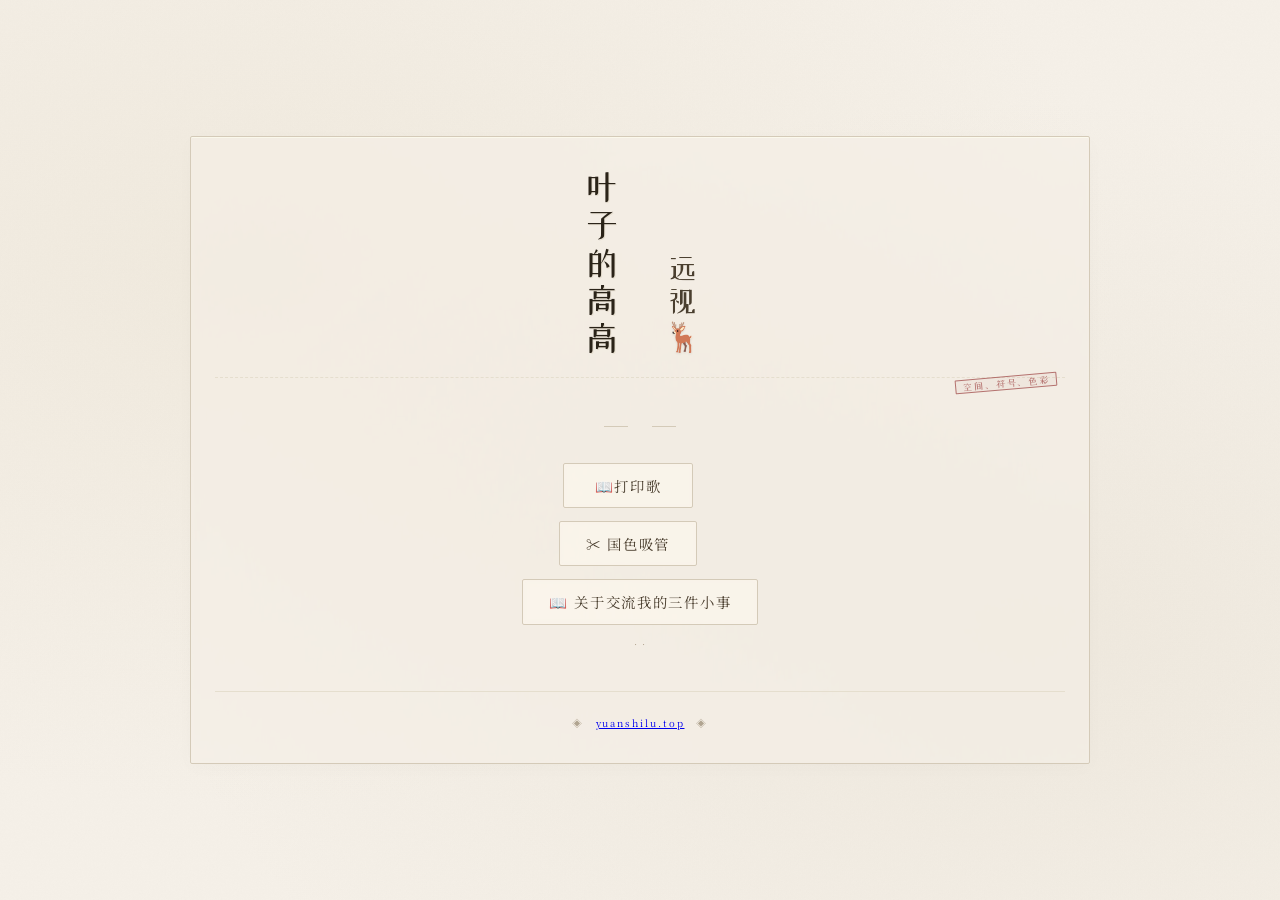
<file: index.html>
<!DOCTYPE html>
<html lang="zh-CN">
<head>
    <meta charset="UTF-8">
    <meta name="viewport" content="width=device-width, initial-scale=1.0, viewport-fit=cover">
    <title>远视鹿</title>
    <!-- 引入中国色页面同款字体 -->
    <link rel="preconnect" href="https://fonts.googleapis.com">
    <link href="https://fonts.googleapis.com/css2?family=Noto+Serif+SC:wght@300;400;500;600&family=ZCOOL+XiaoWei&display=swap" rel="stylesheet">
    <style>
        /* ========== 宣纸 · 中国色风格变量 ========== */
        :root {
            --paper:    #f5f0e8;
            --paper-2:  #ede8da;
            --ink:      #2a2318;
            --ink-2:    #4a3f2f;
            --ink-3:    #7a6e5a;
            --ink-4:    #b0a490;
            --line:     #d4cab8;
            --line-2:   #e5dece;
            --accent:   #8b2020;
            --gold:     #9a7e3e;
            --serif:    'Noto Serif SC', 'Source Han Serif CN', 'STSong', Georgia, serif;
            --xiaowei:  'ZCOOL XiaoWei', 'STSong', serif;
            --mono:     'SF Mono', 'Fira Code', 'Courier New', monospace;
        }

        * {
            margin: 0;
            padding: 0;
            box-sizing: border-box;
        }

        body {
            background: var(--paper);
            font-family: var(--serif);
            color: var(--ink);
            min-height: 100vh;
            /* 宣纸纹理 + 微妙噪点 (来自国色吸管页) */
            background-image:
                radial-gradient(ellipse at 20% 30%, rgba(210,195,160,0.15) 0%, transparent 60%),
                radial-gradient(ellipse at 80% 70%, rgba(180,165,130,0.10) 0%, transparent 60%),
                url("data:image/svg+xml,%3Csvg xmlns='http://www.w3.org/2000/svg' width='400' height='400'%3E%3Cfilter id='n'%3E%3CfeTurbulence type='fractalNoise' baseFrequency='0.75' numOctaves='4' stitchTiles='stitch'/%3E%3CfeColorMatrix type='saturate' values='0'/%3E%3C/filter%3E%3Crect width='400' height='400' filter='url(%23n)' opacity='0.025'/%3E%3C/svg%3E");
            display: flex;
            flex-direction: column;
            justify-content: center;
            align-items: center;
            padding: 2rem;
        }

        /* 主容器：优雅居中，带有传统书卷气息 */
        .home-container {
            max-width: 900px;
            width: 100%;
            background: rgba(245,240,232,0.5);
            backdrop-filter: blur(2px);
            border-radius: 2px;
            padding: 2rem 1.5rem;
            box-shadow: 0 4px 20px rgba(0,0,0,0.02), inset 0 1px 0 rgba(255,255,240,0.6);
            border: 1px solid var(--line);
            transition: all 0.2s;
        }

        /* 主要文字区域 (保留原竖排意境，但融入横排辅助，更显文人雅致) */
        .verse-area {
            display: flex;
            flex-wrap: wrap;
            justify-content: center;
            align-items: baseline;
            gap: 1.8rem;
            margin-bottom: 3rem;
            padding-bottom: 1.2rem;
            border-bottom: 1px dashed var(--line-2);
            position: relative;
        }
        /* 竖排文字块 */
        .vertical-text {
            writing-mode: vertical-rl;
            text-orientation: mixed;
            font-family: var(--xiaowei);
            font-weight: 400;
            letter-spacing: 0.08em;
            line-height: 1.6;
        }
        .main-line {
            font-size: 2.2rem;
            color: var(--ink);
            text-shadow: 1px 1px 0 rgba(180,165,130,0.2);
        }
        .signature-line {
            font-size: 1.9rem;
            color: var(--ink-2);
            display: inline-flex;
            align-items: baseline;
            gap: 0.1rem;
        }
        #deer {
            display: inline-block;
            min-width: 1.8rem;
            text-align: center;
            transition: all 0.2s ease;
            cursor: pointer;
            color: var(--accent);
            font-family: var(--xiaowei);
        }
        /* 为表情符号调整大小 */
        #deer.emoji-mode {
            font-size: 1.8rem;
            filter: drop-shadow(0 1px 1px rgba(0,0,0,0.1));
        }
        /* 点缀印章 */
        .chop-seal {
            position: absolute;
            bottom: -0.8rem;
            right: 0.5rem;
            font-size: 0.6rem;
            color: var(--accent);
            font-family: var(--xiaowei);
            border: 1px solid var(--accent);
            padding: 0.1rem 0.4rem;
            border-radius: 1px;
            opacity: 0.6;
            letter-spacing: 0.1em;
            transform: rotate(-5deg);
            background: rgba(139,32,32,0.05);
        }

        /* 三个博客链接区 (优雅卡片风格) */
        .blog-links {
            margin-top: 1.8rem;
            text-align: center;
        }
        .blog-links h3 {
            font-family: var(--xiaowei);
            font-weight: 300;
            font-size: 0.8rem;
            letter-spacing: 0.3em;
            color: var(--ink-3);
            margin-bottom: 1.2rem;
            position: relative;
            display: inline-block;
            padding: 0 0.5rem;
        }
        .blog-links h3:before,
        .blog-links h3:after {
            content: '';
            position: absolute;
            top: 50%;
            width: 24px;
            height: 1px;
            background: var(--line);
        }
        .blog-links h3:before { left: -28px; }
        .blog-links h3:after { right: -28px; }
        .link-group {
            display: flex;
            flex-wrap: wrap;
            justify-content: center;
            gap: 1.5rem;
            margin-top: 0.8rem;
        }
        .blog-card {
            background: rgba(255,250,240,0.5);
            backdrop-filter: blur(2px);
            border: 1px solid var(--line);
            padding: 0.7rem 1.6rem;
            min-width: 130px;
            transition: all 0.25s ease;
            cursor: pointer;
            text-decoration: none;
            color: var(--ink-2);
            font-family: var(--serif);
            font-size: 0.9rem;
            letter-spacing: 0.12em;
            border-radius: 2px;
            position: relative;
            overflow: hidden;
        }
        .blog-card::before {
            content: '';
            position: absolute;
            top: 0;
            left: -100%;
            width: 100%;
            height: 100%;
            background: linear-gradient(90deg, transparent, rgba(154,126,62,0.08), transparent);
            transition: left 0.4s;
        }
        .blog-card:hover {
            transform: translateY(-3px);
            border-color: var(--gold);
            box-shadow: 0 6px 14px rgba(42,35,24,0.08);
            color: var(--accent);
        }
        .blog-card:hover::before {
            left: 100%;
        }
        /* 小装饰 – 毛笔点 */
        .blog-card:after {
            content: '⚬';
            font-size: 0.5rem;
            position: absolute;
            bottom: 4px;
            right: 8px;
            opacity: 0;
            transition: opacity 0.2s;
            color: var(--gold);
        }
        .blog-card:hover:after {
            opacity: 0.6;
        }

        /* 页脚 */
        .footer-note {
            text-align: center;
            margin-top: 2.5rem;
            font-size: 0.6rem;
            color: var(--ink-4);
            letter-spacing: 0.2em;
            font-family: var(--serif);
            border-top: 1px solid var(--line-2);
            padding-top: 1.5rem;
            width: 100%;
        }
        .footer-note span {
            display: inline-block;
            margin: 0 0.5rem;
        }

        /* 响应式微调 */
        @media (max-width: 640px) {
            body { padding: 1rem; }
            .home-container { padding: 1.2rem; }
            .verse-area { gap: 1rem; margin-bottom: 2rem; }
            .main-line { font-size: 1.6rem; }
            .signature-line { font-size: 1.4rem; }
            #deer.emoji-mode { font-size: 1.5rem; }
            .blog-card { padding: 0.5rem 1.2rem; font-size: 0.8rem; min-width: 100px; }
            .link-group { gap: 0.8rem; }
            .chop-seal { font-size: 0.5rem; bottom: -0.5rem; }
        }
        @media (max-width: 480px) {
            .main-line { font-size: 1.3rem; }
            .signature-line { font-size: 1.2rem; }
            .blog-card { padding: 0.4rem 1rem; font-size: 0.7rem; }
        }

        /* 添加优雅的鼠标悬停交互 */
        .vertical-text:hover {
            text-shadow: 0 0 2px rgba(154,126,62,0.3);
        }
        /* 让鹿的切换更生动 */
        #deer {
            transition: transform 0.2s;
        }
        #deer:hover {
            transform: scale(1.05);
        }
    </style>
</head>
<body>
<div class="home-container">
    <div class="verse-area">
        <!-- 保留原创意：叶子的高高 + 远视鹿 竖排形式，但更符合文人气质 -->
        <div class="vertical-text main-line">叶子的高高</div>
        <div class="vertical-text signature-line">
            远视<span id="deer">鹿</span>
        </div>
        <div class="chop-seal">空间、符号、色彩</div>
    </div>

    <!-- 三个博客子链接区块 (中间位置) -->
    <div class="blog-links">
        <h3></h3>

        <div class="link-group">
            <a href="./dayinge" class="blog-card" data-blog="3">📖打印歌</a><br>
        </div>

        <div class="link-group">
            <a href="./gsxg" class="blog-card" data-blog="2">✂️ 国色吸管</a><br>
        </div>

        <div class="link-group">
            <a href="./jl3xs" class="blog-card" data-blog="1">📖 关于交流我的三件小事</a>
            <!--a href="#" class="blog-card" data-blog="3">🏔️ 观山语</a-->
        </div>

        <div style="font-size: 0.6rem; color: var(--ink-4); margin-top: 0.8rem; letter-spacing: 0.1rem;">
            ·   ·
        </div>
    </div>

    <div class="footer-note">
        <span>◈</span> <a href="https://yuanshilu.top">yuanshilu.top</a> <span>◈</span>
    </div>
</div>

<script>
    (function() {
        // 保留原页面趣味：鹿字 与 🦌 随机切换
        const deerSpan = document.getElementById('deer');
        let isText = true;      // true: 汉字"鹿", false: 表情🦌

        // 辅助：根据内容调整样式，让表情与汉字视觉协调
        function updateDeerStyle() {
            if (!isText) {
                // 表情模式
                deerSpan.textContent = '🦌';
                deerSpan.classList.add('emoji-mode');
                deerSpan.style.fontFamily = 'apple color emoji, "Segoe UI Emoji", "Noto Color Emoji", sans-serif';
                deerSpan.style.fontWeight = 'normal';
            } else {
                deerSpan.textContent = '鹿';
                deerSpan.classList.remove('emoji-mode');
                deerSpan.style.fontFamily = 'var(--xiaowei)';
                deerSpan.style.fontWeight = '400';
            }
        }

        function toggleDeer() {
            if (isText) {
                isText = false;
            } else {
                isText = true;
            }
            updateDeerStyle();
            // 随机延时 1.8~4.5 秒，更显自然
            const nextDelay = Math.random() * 2700 + 1800;
            setTimeout(toggleDeer, nextDelay);
        }

        // 初始化
        updateDeerStyle();
        // 启动交替 (避免递归堆栈过多但setTimeout合理)
        setTimeout(toggleDeer, Math.random() * 2000 + 1500);

        // 可选：点击鹿时手动切换一次，增加趣味
        deerSpan.addEventListener('click', (e) => {
            e.stopPropagation();
            // 手动翻转状态
            isText = !isText;
            updateDeerStyle();
        });

        const blogCards = document.querySelectorAll('.blog-card');
        /* TM的，AI写的花里胡哨交互，注释掉
        blogCards.forEach(card => {
            card.addEventListener('click', (e) => {
                e.preventDefault();
                const blogName = card.textContent.trim();
                // 模拟轻提示，不失古意
                const toast = document.createElement('div');
                toast.textContent = `📜 即将步入「${blogName}」 · 待君挥毫`;
                toast.style.position = 'fixed';
                toast.style.bottom = '20px';
                toast.style.left = '50%';
                toast.style.transform = 'translateX(-50%)';
                toast.style.backgroundColor = 'var(--ink)';
                toast.style.color = 'var(--paper)';
                toast.style.padding = '6px 18px';
                toast.style.fontSize = '0.7rem';
                toast.style.fontFamily = 'var(--serif)';
                toast.style.letterSpacing = '0.1em';
                toast.style.borderRadius = '2px';
                toast.style.zIndex = '999';
                toast.style.opacity = '0';
                toast.style.transition = 'opacity 0.2s';
                document.body.appendChild(toast);
                setTimeout(() => { toast.style.opacity = '1'; }, 10);
                setTimeout(() => {
                    toast.style.opacity = '0';
                    setTimeout(() => toast.remove(), 300);
                }, 1600);
                // 未来可替换为真实路径，目前仅为优雅占位
                window.location.href = `/blog/${card.getAttribute('data-blog')}`;
            });
        });
        */
    })();
</script>
</body>
</html>
</file>
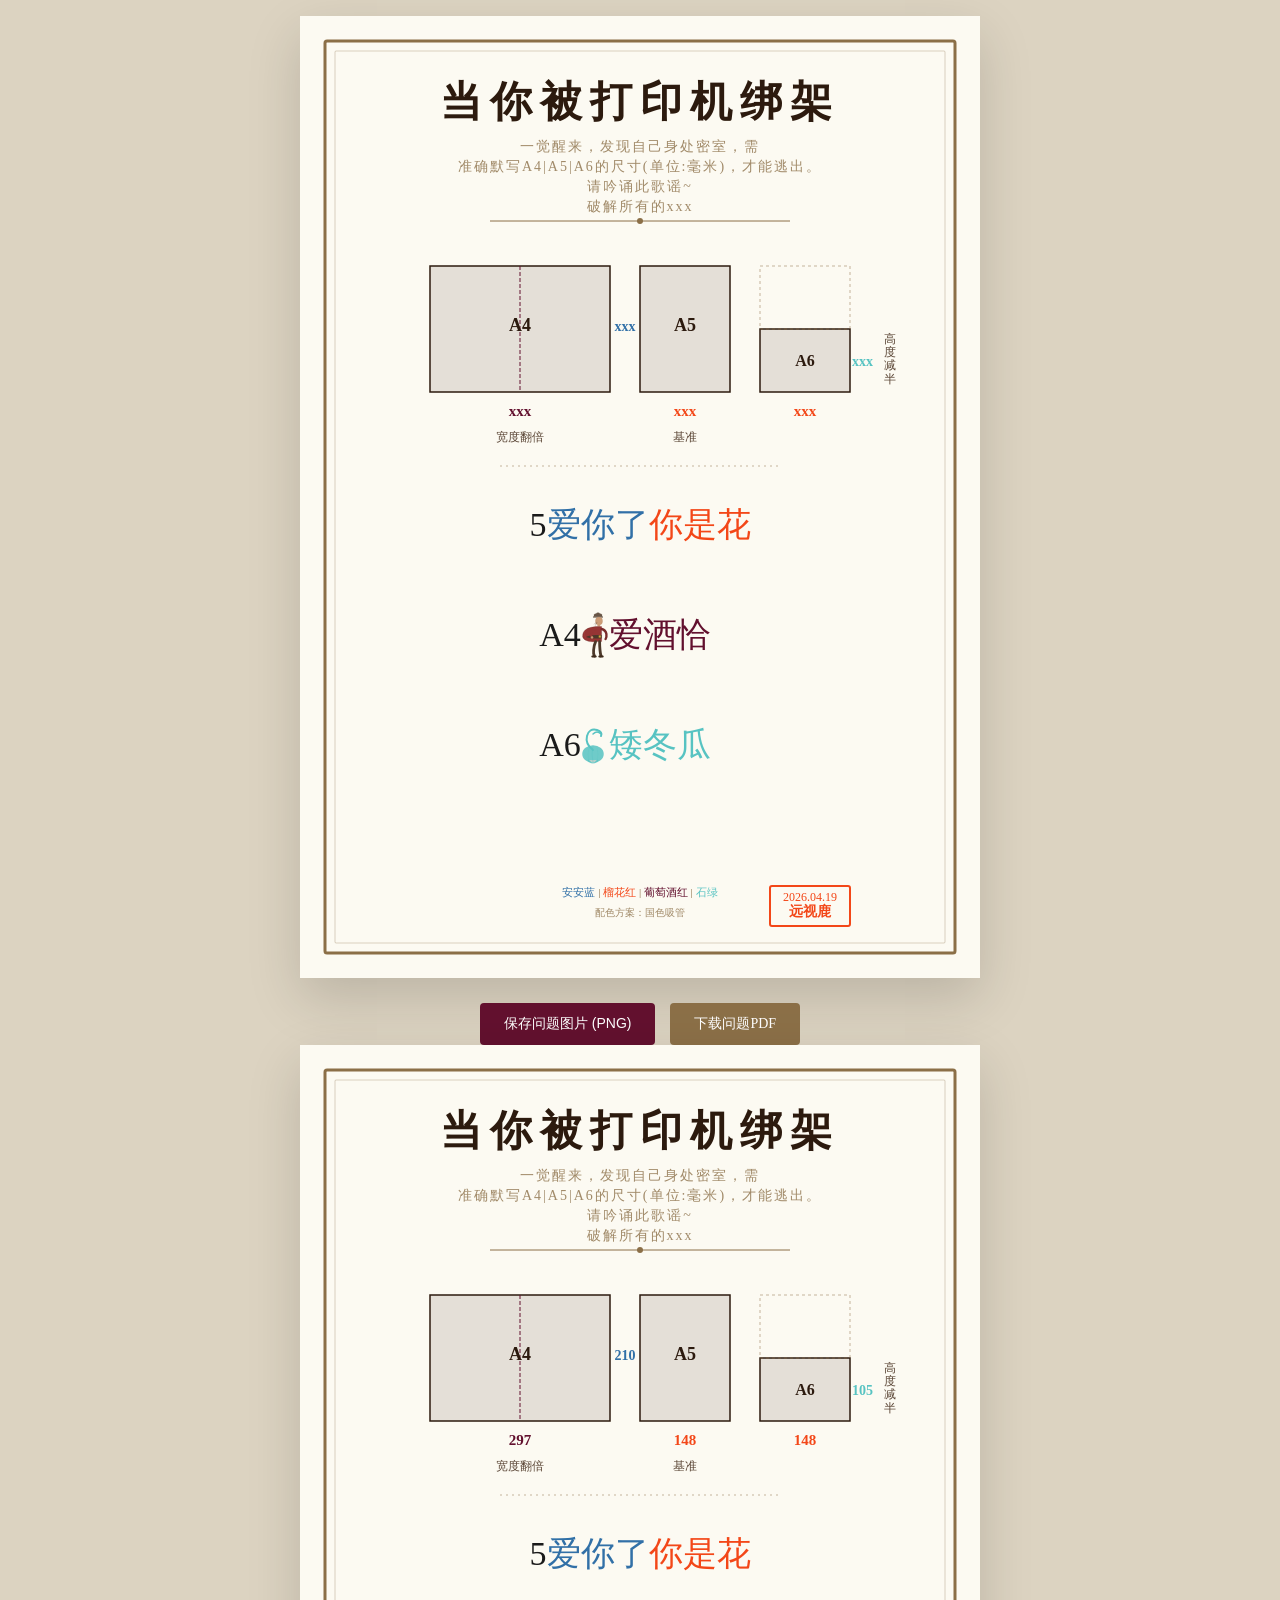
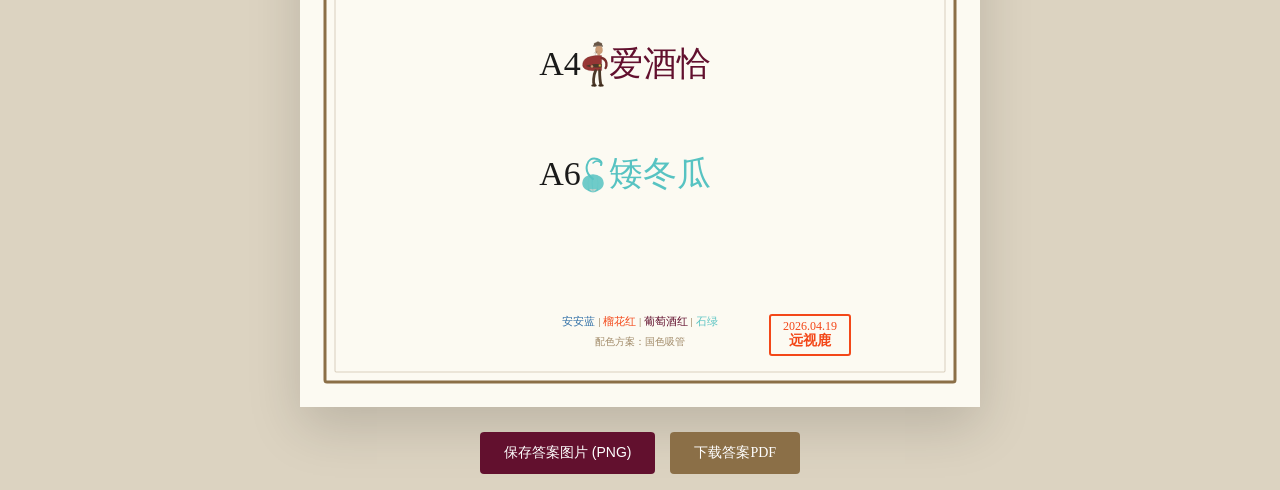
<file: dayinge/index.html>
<!DOCTYPE html>
<html lang="zh">
<head>
<meta charset="UTF-8">
<meta name="viewport" content="width=device-width, initial-scale=1.0">
<title>打印歌 - 尺寸记忆</title>
<style>
  body { 
    margin: 0; 
    background: #dcd3c1; 
    display: flex; 
    flex-direction: column; 
    align-items: center; 
    padding: 1rem; 
    box-sizing: border-box; 
    min-height: 100vh;
    font-family: "Noto Serif SC", "Source Han Serif SC", "Source Han Serif CN", "Songti SC", serif;
  }

  /* 容器阴影，增加纸张立面感 */
  .svg-container {
    box-shadow: 0 20px 50px rgba(0,0,0,0.15);
    background: #fcfaf2;
    line-height: 0;
  }

  svg { 
    max-width: 100%; 
    height: auto; 
    display: block; 
  }

  .controls {
    margin-top: 25px;
    display: flex;
    gap: 15px;
  }

  .btn {
    padding: 12px 24px;
    background: #62102e; /* 借用葡萄酒红 */
    color: white;
    text-decoration: none;
    border-radius: 4px;
    font-size: 14px;
    cursor: pointer;
    border: none;
    transition: opacity 0.2s;
  }
  .btn:hover { opacity: 0.9; }
  .btn-secondary { background: #8b6f47; }
</style>
</head>
<body>

<div class="svg-container">
<svg id="main-svg0" width="680" height="962" viewBox="0 0 680 962" xmlns="http://www.w3.org/2000/svg">
  <defs>
    <filter id="paper-texture" x="0" y="0" width="100%" height="100%">
      <feTurbulence type="fractalNoise" baseFrequency="0.04" numOctaves="5" result="noise" />
      <feDiffuseLighting in="noise" lighting-color="#fcfaf2" surfaceScale="2">
        <feDistantLight azimuth="45" elevation="60" />
      </feDiffuseLighting>
    </filter>
  </defs>

  <rect width="680" height="962" fill="#fcfaf2" />
  <rect width="680" height="962" fill="url(#paper-texture)" opacity="0.4" />

  <rect x="25" y="25" width="630" height="912" rx="2" fill="none" stroke="#8b6f47" stroke-width="3" />
  <rect x="35" y="35" width="610" height="892" rx="1" fill="none" stroke="#8b6f47" stroke-width="0.5" opacity="0.6" />

  <g transform="translate(340, 100)">
    <text y="0" font-family="serif" font-size="42" font-weight="700" fill="#2c1a0e" text-anchor="middle" letter-spacing="8">当你被打印机绑架</text>
    <text y="35" font-family="serif" font-size="14" fill="#8b6f47" text-anchor="middle" letter-spacing="2" opacity="0.8">一觉醒来，发现自己身处密室，需</text>
    <text y="55" font-family="serif" font-size="14" fill="#8b6f47" text-anchor="middle" letter-spacing="2" opacity="0.8">准确默写A4|A5|A6的尺寸(单位:毫米)，才能逃出。</text>
    <text y="75" font-family="serif" font-size="14" fill="#8b6f47" text-anchor="middle" letter-spacing="2" opacity="0.8">请吟诵此歌谣~</text>
    <text y="95" font-family="serif" font-size="14" fill="#8b6f47" text-anchor="middle" letter-spacing="2" opacity="0.8">破解所有的xxx</text>
    <path d="M -150 105 L 150 105" stroke="#8b6f47" stroke-width="1" />
    <circle cx="0" cy="105" r="3" fill="#8b6f47" />
  </g>

  <g transform="translate(340, 520)">
    <g>
      <text font-family="serif" font-size="34" font-weight="500" fill="#1a1a1a" text-anchor="middle">
        <tspan>5</tspan><tspan fill="#3170a7">爱你了</tspan><tspan fill="#f34718">你是花</tspan>
      </text>
      <!--text x="0" y="38" font-family="serif" font-size="18" font-weight="bold" text-anchor="end">
        <tspan fill="#3170a7">210</tspan>
      </text>
      <text x="25" y="38" font-family="serif" font-size="18" font-weight="bold" text-anchor="middle">
        <tspan fill="#f34718">148</tspan>
      </text-->
      <!--text x="-50" y="35" font-family="serif" font-size="12" fill="#979f97" text-anchor="start">↘</text-->
      <!--text x="50" y="35" font-family="serif" font-size="12" fill="#979f97" text-anchor="start">↗</text-->
    </g>

    <g transform="translate(0, 110)">
      <text x="-80" font-family="serif" font-size="34" font-weight="500" fill="#1a1a1a" text-anchor="middle">
        <tspan>A4</tspan>
      </text>
      <text x="20" font-family="serif" font-size="34" font-weight="500" fill="#1a1a1a" text-anchor="middle">
        <tspan fill="#62102e">爱酒恰</tspan>
      </text>

      <!--text x="25" y="38" font-family="serif" font-size="18" font-weight="bold" text-anchor="middle">
        <tspan fill="#62102e">297</tspan><tspan fill="#8b6f47" font-size="12" font-weight="normal"></tspan>
      </text-->
      <!--text x="-20" y="35" font-family="serif" font-size="12" fill="#979f97" text-anchor="end">将军肚</text-->
<!-- 替换 <text x="-20" y="35" ...>将军肚</text> -->

<!-- 替换 <text x="-20" y="35" ...>将军肚</text> -->
<g transform="translate(-90, -40) scale(0.20)" opacity="0.9">
  <!-- 帽子 -->
  <path d="M220,52 L260,52 L260,42 L240,32 L220,42 Z" fill="#5a4535" stroke="#3a2515" stroke-width="1"/>
  <rect x="215" y="52" width="50" height="6" rx="1" fill="#3a2515"/>
  <!-- 头 -->
  <ellipse cx="245" cy="75" rx="18" ry="20" fill="#c8936a" stroke="#a07050" stroke-width="1"/>
  <!-- 胡须 -->
  <path d="M232,82 Q225,85 222,90" stroke="#3a2515" stroke-width="1.5" fill="none" stroke-linecap="round"/>
  <path d="M235,85 Q228,90 227,96" stroke="#3a2515" stroke-width="1.5" fill="none" stroke-linecap="round"/>
  <!-- 脖子 -->
  <rect x="237" y="93" width="14" height="10" fill="#c8936a"/>
  <!-- 身体大肚 -->
  <path d="M228,103 Q180,108 168,130 Q155,155 175,170 Q195,182 228,178 L258,178 L258,103 Z" fill="#8b2020" stroke="#5a1010" stroke-width="1.5"/>
  <path d="M175,120 Q165,140 178,162" stroke="#c04040" stroke-width="1.5" fill="none" opacity="0.6" stroke-linecap="round"/>
  <!-- 腰带 -->
  <path d="M228,145 Q192,148 180,155 Q192,162 228,162 L258,162 L258,145 Z" fill="#3a2515"/>
  <rect x="244" y="148" width="10" height="10" rx="1" fill="#d4a830" stroke="#a07010" stroke-width="1"/>
  <!-- 手臂 -->
  <path d="M258,115 Q278,120 282,140 Q284,155 278,165" stroke="#6a1515" stroke-width="12" fill="none" stroke-linecap="round"/>
  <path d="M228,115 Q210,118 205,135 Q202,148 210,155" stroke="#8b2020" stroke-width="10" fill="none" stroke-linecap="round"/>
  <circle cx="210" cy="157" r="6" fill="#c8936a" stroke="#a07050" stroke-width="1"/>
  <!-- 腿 -->
  <path d="M228,178 Q220,195 218,220 Q216,240 222,250" stroke="#3a2515" stroke-width="14" fill="none" stroke-linecap="round"/>
  <path d="M248,178 Q248,200 250,220 Q252,240 255,250" stroke="#3a2515" stroke-width="14" fill="none" stroke-linecap="round"/>
  <ellipse cx="220" cy="252" rx="14" ry="6" fill="#2a1505"/>
  <ellipse cx="255" cy="252" rx="14" ry="6" fill="#2a1505"/>
</g>

    </g>


    <g transform="translate(0, 220)">
      <text x="-80" font-family="serif" font-size="34" font-weight="500" fill="#1a1a1a" text-anchor="middle">
        <tspan>A6</tspan>
      </text>

      <text x="20" font-family="serif" font-size="34" font-weight="500" fill="#1a1a1a" text-anchor="middle">
        <tspan fill="#57c3c2">矮冬瓜</tspan>
      </text>
      <!--text x="25" y="38" font-family="serif" font-size="18" font-weight="bold" text-anchor="middle">
        <tspan fill="#57c3c2">105</tspan>
      </text-->
<g transform="translate(-65, -20)">
  <!-- 挂钩 -->
  <path d="M18,-2 Q22,-6 26,-2" stroke="#57c3c2" stroke-width="1.5" fill="none" stroke-linecap="round"/>
  <!-- 6 的上半弯笔（竖钩向左卷） -->
  <path d="M26,0 Q28,-4 22,-6 Q14,-8 12,0 Q10,8 18,14" stroke="#57c3c2" stroke-width="2" fill="none" stroke-linecap="round"/>
  <!-- 6 的圆肚（矮冬瓜主体，稍矮胖） -->
  <ellipse cx="18" cy="18" rx="10" ry="8" fill="#57c3c2" stroke="#57c3c2" stroke-width="1.5" opacity="0.85"/>
  <!-- 冬瓜底部收尖 -->
  <path d="M13,24 Q18,30 23,24" stroke="#57c3c2" stroke-width="1.2" fill="#d9d4cc" opacity="0.7"/>
  <!-- 竖纹（冬瓜感） -->
  <path d="M18,10 Q16,18 18,26" stroke="#57c3c2" stroke-width="0.8" fill="none" opacity="0.5"/>
  <path d="M14,12 Q12,18 14,25" stroke="#57c3c2" stroke-width="0.6" fill="none" opacity="0.35"/>
  <path d="M22,12 Q24,18 22,25" stroke="#57c3c2" stroke-width="0.6" fill="none" opacity="0.35"/>
</g>
    </g>
  </g>

  <path d="M 200 450 L 480 450" stroke="#8b6f47" stroke-width="0.5" stroke-dasharray="2,4" />

  <g transform="translate(0, 230)">
    <rect x="130" y="20" width="180" height="126" fill="#e4dfd7" stroke="#2c1a0e" stroke-width="1.5" />
    <line x1="220" y1="20" x2="220" y2="146" stroke="#62102e" stroke-width="1" stroke-dasharray="4,2" />
    <text x="220" y="85" font-family="serif" font-size="18" font-weight="bold" fill="#2c1a0e" text-anchor="middle">A4</text>
    <text x="220" y="170" font-family="serif" font-size="15" font-weight="bold" fill="#62102e" text-anchor="middle">xxx</text>
    <text x="220" y="195" font-family="serif" font-size="12" fill="#5a4535" text-anchor="middle">宽度翻倍</text>

    <rect x="340" y="20" width="90" height="126" fill="#e4dfd7" stroke="#2c1a0e" stroke-width="1.5" />
    <text x="385" y="85" font-family="serif" font-size="18" font-weight="bold" fill="#2c1a0e" text-anchor="middle">A5</text>
    <text x="385" y="170" font-family="serif" font-size="15" font-weight="bold" fill="#f34718" text-anchor="middle">xxx</text>
    <text x="385" y="195" font-family="serif" font-size="12" fill="#5a4535" text-anchor="middle">基准</text>
    <text x="325" y="85" font-family="serif" font-size="14" font-weight="bold" fill="#3170a7" text-anchor="middle">xxx</text>

    <rect x="460" y="83" width="90" height="63" fill="#e4dfd7" stroke="#2c1a0e" stroke-width="1.5" />
    <rect x="460" y="20" width="90" height="63" fill="none" stroke="#8b6f47" stroke-width="1" stroke-dasharray="3,3" opacity="0.5" />
    <text x="505" y="120" font-family="serif" font-size="16" font-weight="bold" fill="#2c1a0e" text-anchor="middle">A6</text>
    <text x="505" y="170" font-family="serif" font-size="15" font-weight="bold" fill="#f34718" text-anchor="middle">xxx</text>
    <text x="552" y="120" font-family="serif" font-size="14" font-weight="bold" fill="#57c3c2" text-anchor="left">xxx</text>
    <text x="590" y="97" font-family="serif" font-size="12" fill="#5a4535" text-anchor="middle">高</text>
    <text x="590" y="110" font-family="serif" font-size="12" fill="#5a4535" text-anchor="middle">度</text>
    <text x="590" y="123" font-family="serif" font-size="12" fill="#5a4535" text-anchor="middle">减</text>
    <text x="590" y="137" font-family="serif" font-size="12" fill="#5a4535" text-anchor="middle">半</text>
  </g>

  <g transform="translate(0, 850)">
    <g transform="translate(340, 30)">
        <text font-family="serif" font-size="11" fill="#8b6f47" text-anchor="middle">
            <tspan fill="#3170a7">安安蓝</tspan> | <tspan fill="#f34718">榴花红</tspan> | <tspan fill="#62102e">葡萄酒红</tspan> | <tspan fill="#57c3c2">石绿</tspan>
        </text>
        <text y="20" font-family="serif" font-size="10" fill="#8b6f47" text-anchor="middle" opacity="0.8" onclick="window.open('https://yuanshilu.top/gsxg','_blank')">配色方案：国色吸管</text>
    </g>

    <a href="https://yuanshilu.top" target="_blank" style="text-decoration:none;">
      <g transform="translate(470, 20)">
        <rect width="80" height="40" rx="2" fill="none" stroke="#f34718" stroke-width="2" />
        <text x="40" y="30" font-family="serif" font-size="14" font-weight="bold" fill="#f34718" text-anchor="middle">远视鹿</text>
        <text x="40" y="15" font-family="serif" font-size="12" fill="#f34718" text-anchor="middle">2026.04.19</text>
      </g>
    </a>
  </g>
</svg>
</div>

<div class="controls">
    <button class="btn" onclick="saveSvgAsPng0()">保存问题图片 (PNG)</button>
    <a href="./dayinge0.pdf" class="btn btn-secondary">下载问题PDF</a>
</div>

<div class="svg-container">
<svg id="main-svg1" width="680" height="962" viewBox="0 0 680 962" xmlns="http://www.w3.org/2000/svg">
  <defs>
    <filter id="paper-texture" x="0" y="0" width="100%" height="100%">
      <feTurbulence type="fractalNoise" baseFrequency="0.04" numOctaves="5" result="noise" />
      <feDiffuseLighting in="noise" lighting-color="#fcfaf2" surfaceScale="2">
        <feDistantLight azimuth="45" elevation="60" />
      </feDiffuseLighting>
    </filter>
  </defs>

  <rect width="680" height="962" fill="#fcfaf2" />
  <rect width="680" height="962" fill="url(#paper-texture)" opacity="0.4" />

  <rect x="25" y="25" width="630" height="912" rx="2" fill="none" stroke="#8b6f47" stroke-width="3" />
  <rect x="35" y="35" width="610" height="892" rx="1" fill="none" stroke="#8b6f47" stroke-width="0.5" opacity="0.6" />

  <g transform="translate(340, 100)">
    <text y="0" font-family="serif" font-size="42" font-weight="700" fill="#2c1a0e" text-anchor="middle" letter-spacing="8">当你被打印机绑架</text>
    <text y="35" font-family="serif" font-size="14" fill="#8b6f47" text-anchor="middle" letter-spacing="2" opacity="0.8">一觉醒来，发现自己身处密室，需</text>
    <text y="55" font-family="serif" font-size="14" fill="#8b6f47" text-anchor="middle" letter-spacing="2" opacity="0.8">准确默写A4|A5|A6的尺寸(单位:毫米)，才能逃出。</text>
    <text y="75" font-family="serif" font-size="14" fill="#8b6f47" text-anchor="middle" letter-spacing="2" opacity="0.8">请吟诵此歌谣~</text>
    <text y="95" font-family="serif" font-size="14" fill="#8b6f47" text-anchor="middle" letter-spacing="2" opacity="0.8">破解所有的xxx</text>
    <path d="M -150 105 L 150 105" stroke="#8b6f47" stroke-width="1" />
    <circle cx="0" cy="105" r="3" fill="#8b6f47" />

  </g>

  <g transform="translate(340, 520)">
    <g>
      <text font-family="serif" font-size="34" font-weight="500" fill="#1a1a1a" text-anchor="middle">
        <tspan>5</tspan><tspan fill="#3170a7">爱你了</tspan><tspan fill="#f34718">你是花</tspan>
      </text>
      <!--text x="0" y="38" font-family="serif" font-size="18" font-weight="bold" text-anchor="end">
        <tspan fill="#3170a7">210</tspan>
      </text>
      <text x="25" y="38" font-family="serif" font-size="18" font-weight="bold" text-anchor="middle">
        <tspan fill="#f34718">148</tspan>
      </text-->
      <!--text x="-50" y="35" font-family="serif" font-size="12" fill="#979f97" text-anchor="start">↘</text-->
      <!--text x="50" y="35" font-family="serif" font-size="12" fill="#979f97" text-anchor="start">↗</text-->
    </g>

    <g transform="translate(0, 110)">
      <text x="-80" font-family="serif" font-size="34" font-weight="500" fill="#1a1a1a" text-anchor="middle">
        <tspan>A4</tspan>
      </text>
      <text x="20" font-family="serif" font-size="34" font-weight="500" fill="#1a1a1a" text-anchor="middle">
        <tspan fill="#62102e">爱酒恰</tspan>
      </text>

      <!--text x="25" y="38" font-family="serif" font-size="18" font-weight="bold" text-anchor="middle">
        <tspan fill="#62102e">297</tspan><tspan fill="#8b6f47" font-size="12" font-weight="normal"></tspan>
      </text-->
      <!--text x="-20" y="35" font-family="serif" font-size="12" fill="#979f97" text-anchor="end">将军肚</text-->
<!-- 替换 <text x="-20" y="35" ...>将军肚</text> -->

<!-- 替换 <text x="-20" y="35" ...>将军肚</text> -->
<g transform="translate(-90, -40) scale(0.20)" opacity="0.9">
  <!-- 帽子 -->
  <path d="M220,52 L260,52 L260,42 L240,32 L220,42 Z" fill="#5a4535" stroke="#3a2515" stroke-width="1"/>
  <rect x="215" y="52" width="50" height="6" rx="1" fill="#3a2515"/>
  <!-- 头 -->
  <ellipse cx="245" cy="75" rx="18" ry="20" fill="#c8936a" stroke="#a07050" stroke-width="1"/>
  <!-- 胡须 -->
  <path d="M232,82 Q225,85 222,90" stroke="#3a2515" stroke-width="1.5" fill="none" stroke-linecap="round"/>
  <path d="M235,85 Q228,90 227,96" stroke="#3a2515" stroke-width="1.5" fill="none" stroke-linecap="round"/>
  <!-- 脖子 -->
  <rect x="237" y="93" width="14" height="10" fill="#c8936a"/>
  <!-- 身体大肚 -->
  <path d="M228,103 Q180,108 168,130 Q155,155 175,170 Q195,182 228,178 L258,178 L258,103 Z" fill="#8b2020" stroke="#5a1010" stroke-width="1.5"/>
  <path d="M175,120 Q165,140 178,162" stroke="#c04040" stroke-width="1.5" fill="none" opacity="0.6" stroke-linecap="round"/>
  <!-- 腰带 -->
  <path d="M228,145 Q192,148 180,155 Q192,162 228,162 L258,162 L258,145 Z" fill="#3a2515"/>
  <rect x="244" y="148" width="10" height="10" rx="1" fill="#d4a830" stroke="#a07010" stroke-width="1"/>
  <!-- 手臂 -->
  <path d="M258,115 Q278,120 282,140 Q284,155 278,165" stroke="#6a1515" stroke-width="12" fill="none" stroke-linecap="round"/>
  <path d="M228,115 Q210,118 205,135 Q202,148 210,155" stroke="#8b2020" stroke-width="10" fill="none" stroke-linecap="round"/>
  <circle cx="210" cy="157" r="6" fill="#c8936a" stroke="#a07050" stroke-width="1"/>
  <!-- 腿 -->
  <path d="M228,178 Q220,195 218,220 Q216,240 222,250" stroke="#3a2515" stroke-width="14" fill="none" stroke-linecap="round"/>
  <path d="M248,178 Q248,200 250,220 Q252,240 255,250" stroke="#3a2515" stroke-width="14" fill="none" stroke-linecap="round"/>
  <ellipse cx="220" cy="252" rx="14" ry="6" fill="#2a1505"/>
  <ellipse cx="255" cy="252" rx="14" ry="6" fill="#2a1505"/>
</g>

    </g>


    <g transform="translate(0, 220)">
      <text x="-80" font-family="serif" font-size="34" font-weight="500" fill="#1a1a1a" text-anchor="middle">
        <tspan>A6</tspan>
      </text>

      <text x="20" font-family="serif" font-size="34" font-weight="500" fill="#1a1a1a" text-anchor="middle">
        <tspan fill="#57c3c2">矮冬瓜</tspan>
      </text>
      <!--text x="25" y="38" font-family="serif" font-size="18" font-weight="bold" text-anchor="middle">
        <tspan fill="#57c3c2">105</tspan>
      </text-->
<g transform="translate(-65, -20)">
  <!-- 挂钩 -->
  <path d="M18,-2 Q22,-6 26,-2" stroke="#57c3c2" stroke-width="1.5" fill="none" stroke-linecap="round"/>
  <!-- 6 的上半弯笔（竖钩向左卷） -->
  <path d="M26,0 Q28,-4 22,-6 Q14,-8 12,0 Q10,8 18,14" stroke="#57c3c2" stroke-width="2" fill="none" stroke-linecap="round"/>
  <!-- 6 的圆肚（矮冬瓜主体，稍矮胖） -->
  <ellipse cx="18" cy="18" rx="10" ry="8" fill="#57c3c2" stroke="#57c3c2" stroke-width="1.5" opacity="0.85"/>
  <!-- 冬瓜底部收尖 -->
  <path d="M13,24 Q18,30 23,24" stroke="#57c3c2" stroke-width="1.2" fill="#d9d4cc" opacity="0.7"/>
  <!-- 竖纹（冬瓜感） -->
  <path d="M18,10 Q16,18 18,26" stroke="#57c3c2" stroke-width="0.8" fill="none" opacity="0.5"/>
  <path d="M14,12 Q12,18 14,25" stroke="#57c3c2" stroke-width="0.6" fill="none" opacity="0.35"/>
  <path d="M22,12 Q24,18 22,25" stroke="#57c3c2" stroke-width="0.6" fill="none" opacity="0.35"/>
</g>
    </g>
  </g>

  <path d="M 200 450 L 480 450" stroke="#8b6f47" stroke-width="0.5" stroke-dasharray="2,4" />

  <g transform="translate(0, 230)">
    <rect x="130" y="20" width="180" height="126" fill="#e4dfd7" stroke="#2c1a0e" stroke-width="1.5" />
    <line x1="220" y1="20" x2="220" y2="146" stroke="#62102e" stroke-width="1" stroke-dasharray="4,2" />
    <text x="220" y="85" font-family="serif" font-size="18" font-weight="bold" fill="#2c1a0e" text-anchor="middle">A4</text>
    <text x="220" y="170" font-family="serif" font-size="15" font-weight="bold" fill="#62102e" text-anchor="middle">297</text>
    <text x="220" y="195" font-family="serif" font-size="12" fill="#5a4535" text-anchor="middle">宽度翻倍</text>

    <rect x="340" y="20" width="90" height="126" fill="#e4dfd7" stroke="#2c1a0e" stroke-width="1.5" />
    <text x="385" y="85" font-family="serif" font-size="18" font-weight="bold" fill="#2c1a0e" text-anchor="middle">A5</text>
    <text x="385" y="170" font-family="serif" font-size="15" font-weight="bold" fill="#f34718" text-anchor="middle">148</text>
    <text x="385" y="195" font-family="serif" font-size="12" fill="#5a4535" text-anchor="middle">基准</text>
    <text x="325" y="85" font-family="serif" font-size="14" font-weight="bold" fill="#3170a7" text-anchor="middle">210</text>

    <rect x="460" y="83" width="90" height="63" fill="#e4dfd7" stroke="#2c1a0e" stroke-width="1.5" />
    <rect x="460" y="20" width="90" height="63" fill="none" stroke="#8b6f47" stroke-width="1" stroke-dasharray="3,3" opacity="0.5" />
    <text x="505" y="120" font-family="serif" font-size="16" font-weight="bold" fill="#2c1a0e" text-anchor="middle">A6</text>
    <text x="505" y="170" font-family="serif" font-size="15" font-weight="bold" fill="#f34718" text-anchor="middle">148</text>
    <text x="552" y="120" font-family="serif" font-size="14" font-weight="bold" fill="#57c3c2" text-anchor="left">105</text>
    <text x="590" y="97" font-family="serif" font-size="12" fill="#5a4535" text-anchor="middle">高</text>
    <text x="590" y="110" font-family="serif" font-size="12" fill="#5a4535" text-anchor="middle">度</text>
    <text x="590" y="123" font-family="serif" font-size="12" fill="#5a4535" text-anchor="middle">减</text>
    <text x="590" y="137" font-family="serif" font-size="12" fill="#5a4535" text-anchor="middle">半</text>
  </g>

  <g transform="translate(0, 850)">
    <g transform="translate(340, 30)">
        <text font-family="serif" font-size="11" fill="#8b6f47" text-anchor="middle">
            <tspan fill="#3170a7">安安蓝</tspan> | <tspan fill="#f34718">榴花红</tspan> | <tspan fill="#62102e">葡萄酒红</tspan> | <tspan fill="#57c3c2">石绿</tspan>
        </text>
        <text y="20" font-family="serif" font-size="10" fill="#8b6f47" text-anchor="middle" opacity="0.8" onclick="window.open('https://yuanshilu.top/gsxg','_blank')">配色方案：国色吸管</text>
    </g>

    <a href="https://yuanshilu.top" target="_blank" style="text-decoration:none;">
      <g transform="translate(470, 20)">
        <rect width="80" height="40" rx="2" fill="none" stroke="#f34718" stroke-width="2" />
        <text x="40" y="30" font-family="serif" font-size="14" font-weight="bold" fill="#f34718" text-anchor="middle">远视鹿</text>
        <text x="40" y="15" font-family="serif" font-size="12" fill="#f34718" text-anchor="middle">2026.04.19</text>
      </g>
    </a>
  </g>
</svg>
</div>

<div class="controls">
    <button class="btn" onclick="saveSvgAsPng1()">保存答案图片 (PNG)</button>
    <a href="./dayinge1.pdf" class="btn btn-secondary">下载答案PDF</a>
</div>


<script>
function saveSvgAsPng(id) {
  const svg = document.getElementById('main-svg'+id);
  const serializer = new XMLSerializer();
  let svgStr = serializer.serializeToString(svg);
  
  // 确保导出时包含字体信息
  const blob = new Blob([svgStr], { type: 'image/svg+xml;charset=utf-8' });
  const url = URL.createObjectURL(blob);

  const img = new Image();
  img.onload = function () {
    const scale = 3; // 提升到 3 倍清晰度，适合打印
    const canvas = document.createElement('canvas');
    canvas.width  = svg.getAttribute('width') * scale;
    canvas.height = svg.getAttribute('height') * scale;
    const ctx = canvas.getContext('2d');
    ctx.fillStyle = "#fcfaf2"; // 确保背景不透明
    ctx.fillRect(0, 0, canvas.width, canvas.height);
    ctx.scale(scale, scale);
    ctx.drawImage(img, 0, 0);
    URL.revokeObjectURL(url);

    canvas.toBlob(function (blob) {
      const a = document.createElement('a');
      a.href = URL.createObjectURL(blob);
      a.download = "打印机之歌" + ((id==0)?"-问题":"-答案") + ".png";
      a.click();
    }, 'image/png');
  };
  img.src = url;
}

function saveSvgAsPng0() {
  saveSvgAsPng(0);
}

function saveSvgAsPng1() {
  saveSvgAsPng(1);
}

</script>
</body>
</html>
</file>
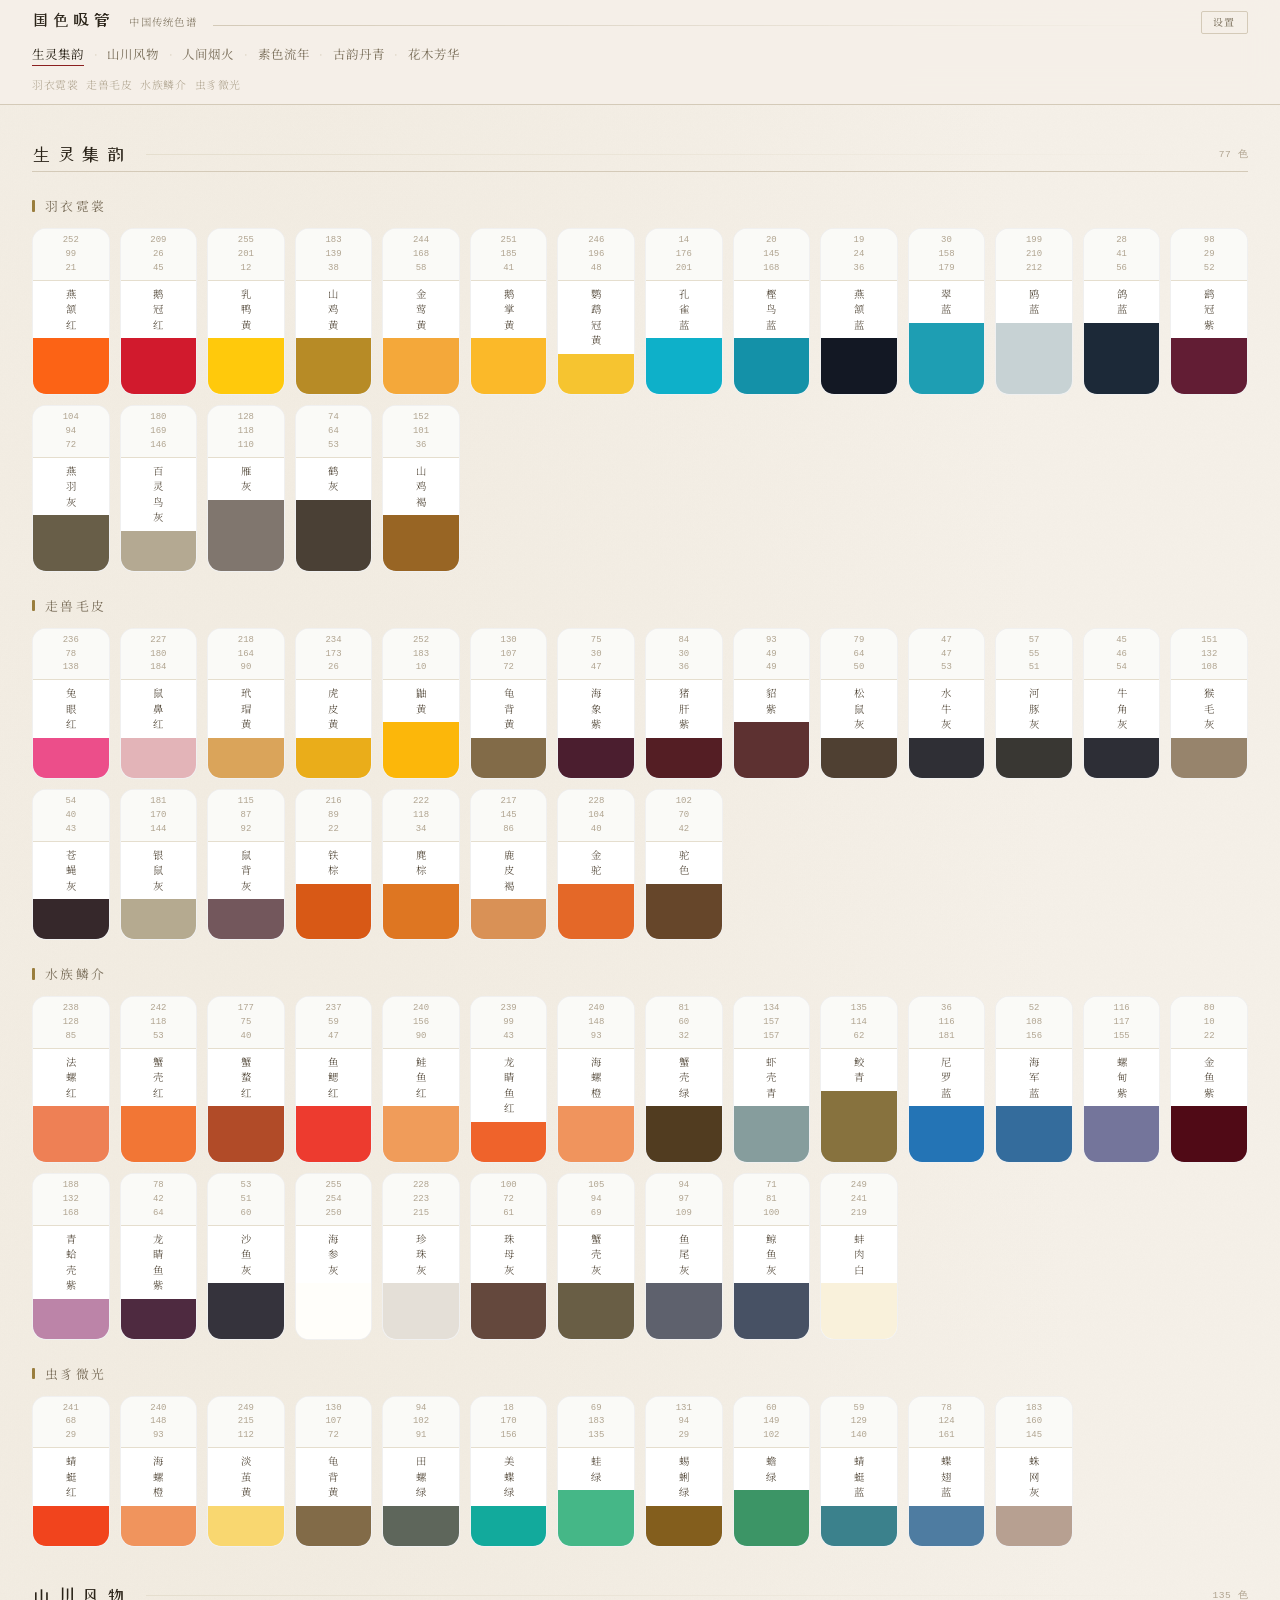
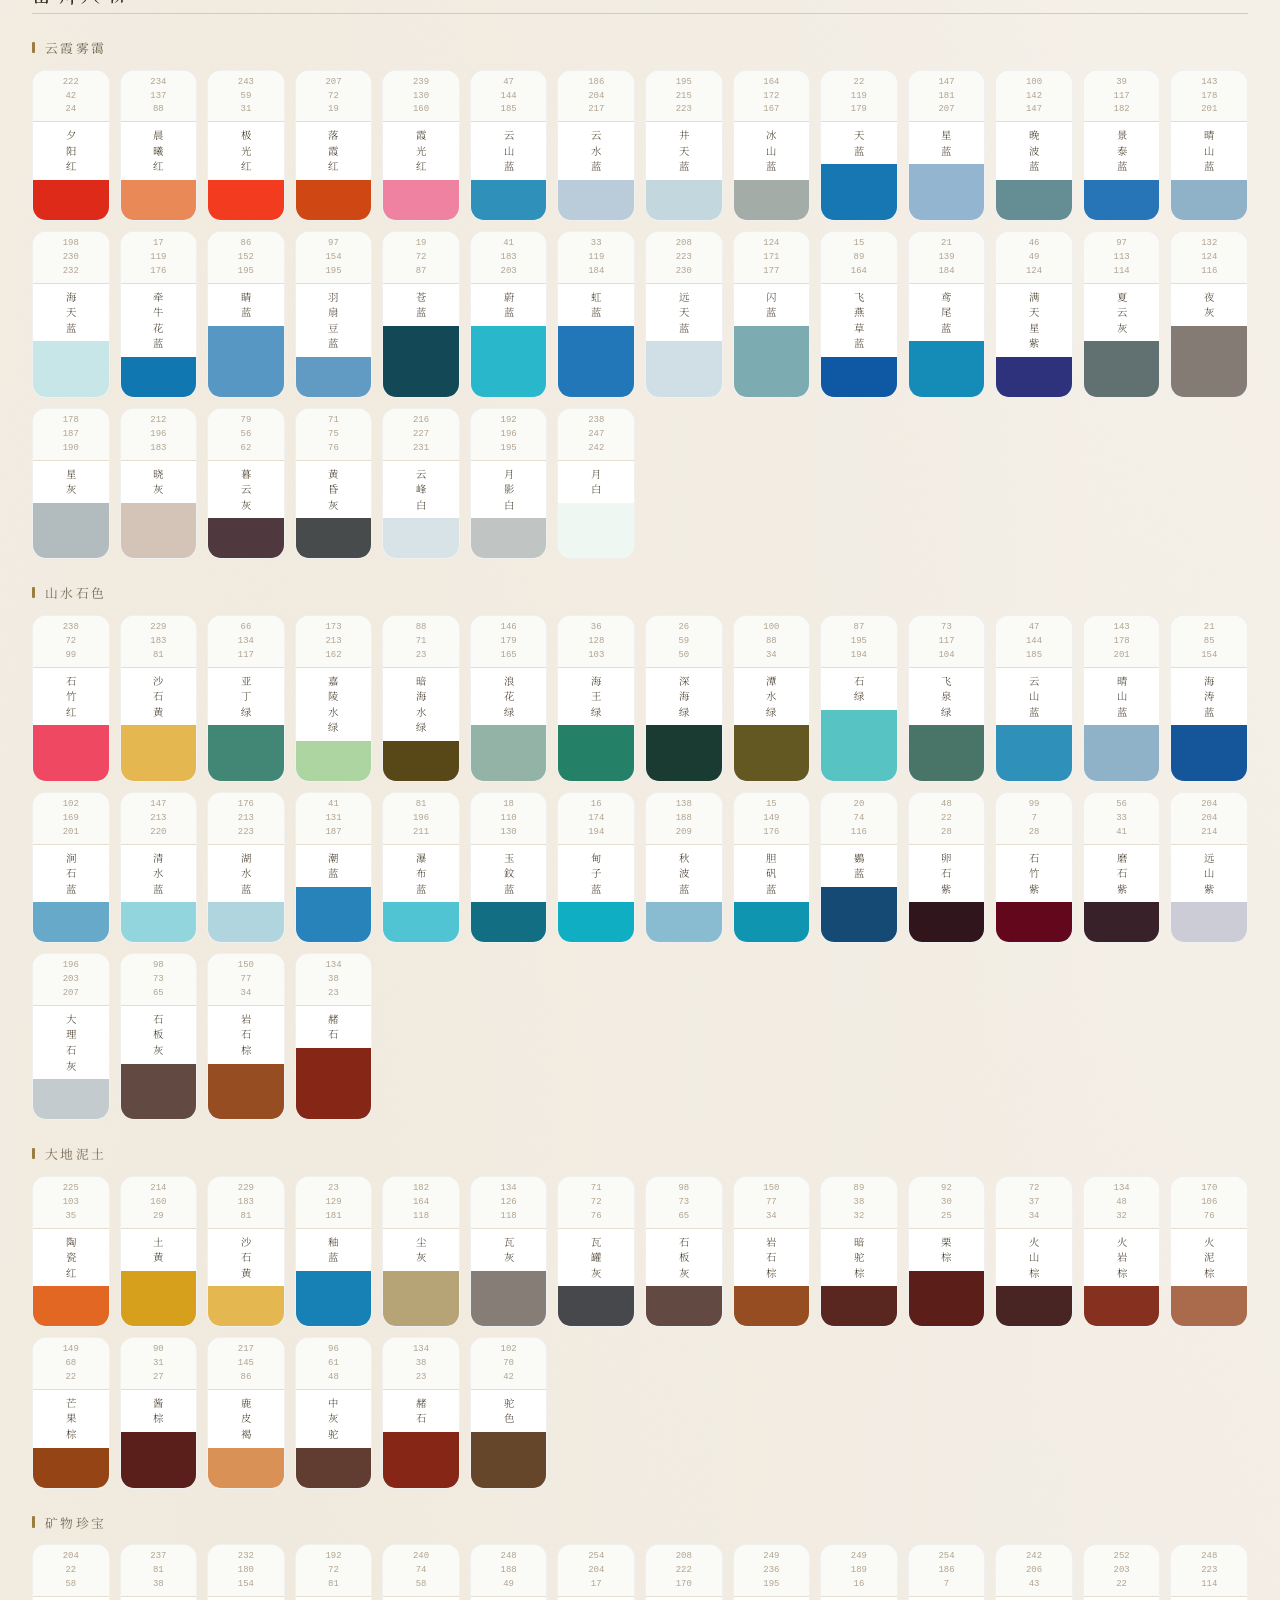
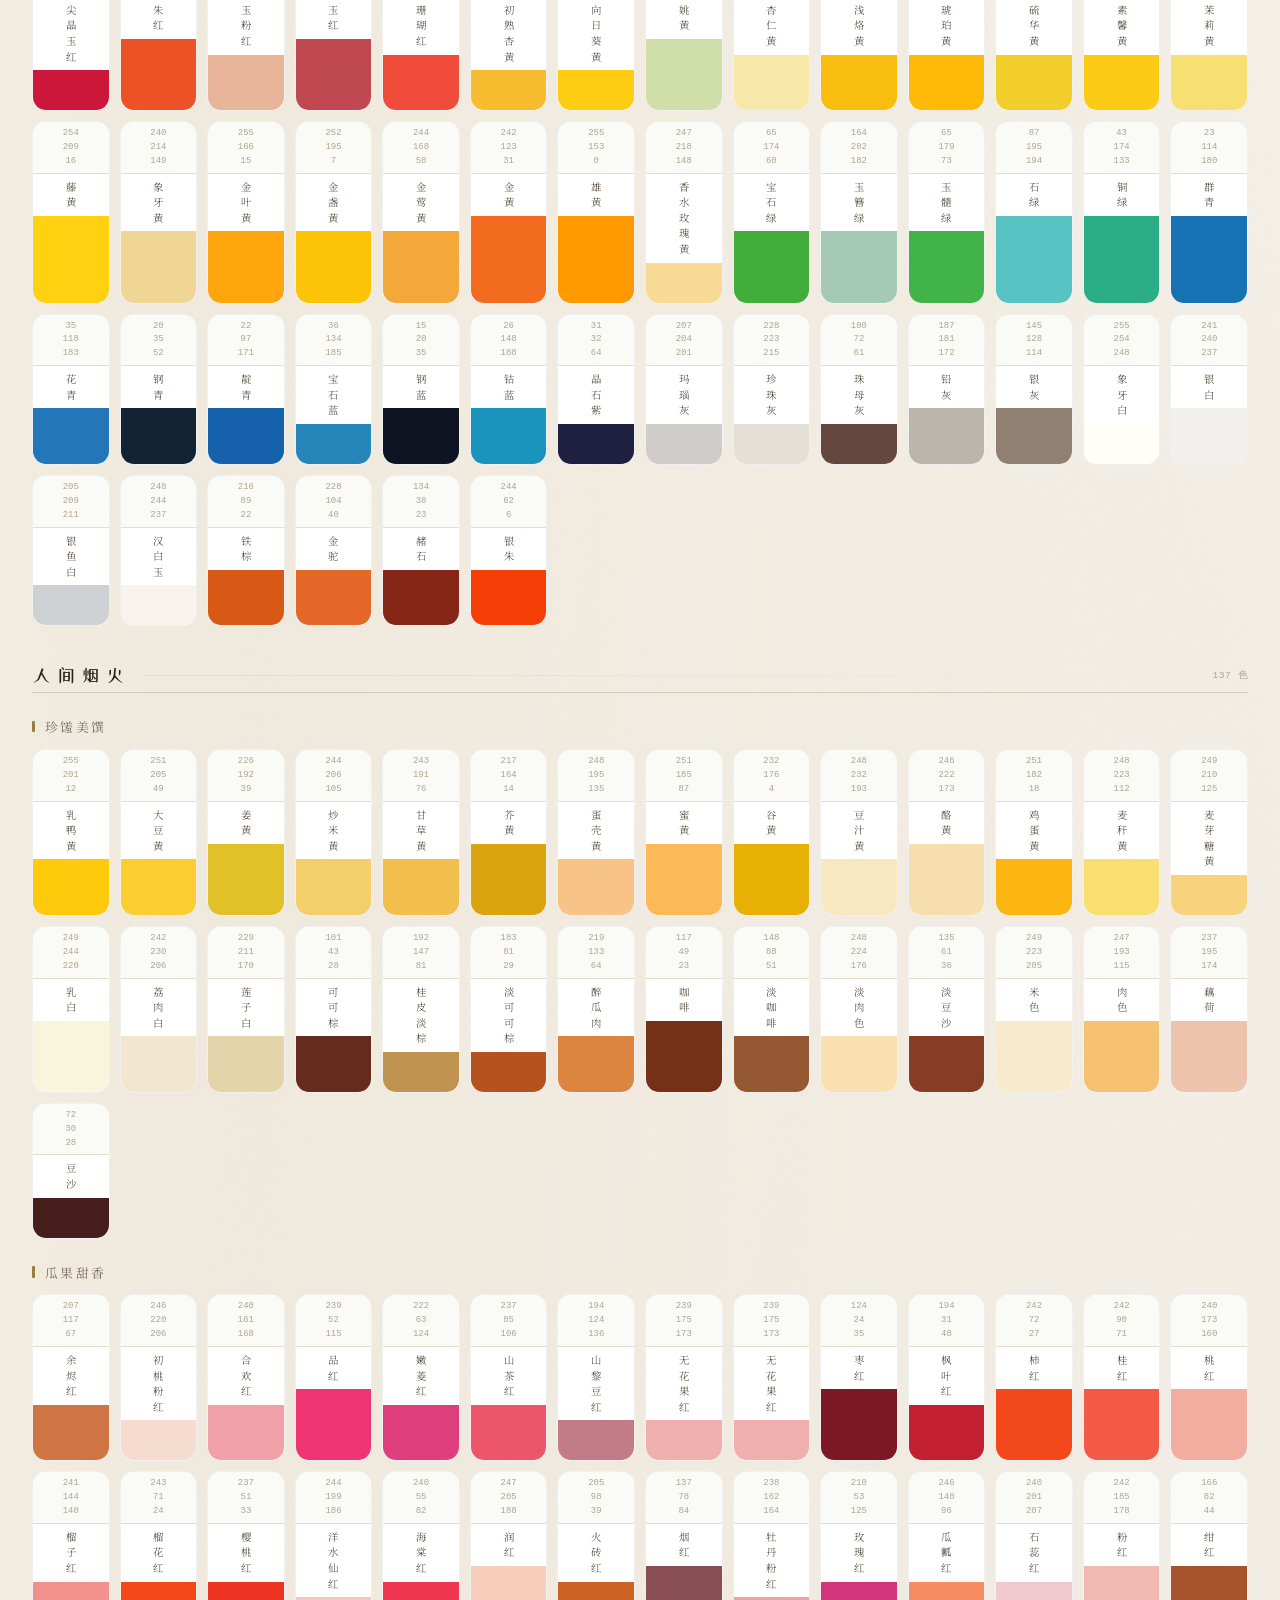
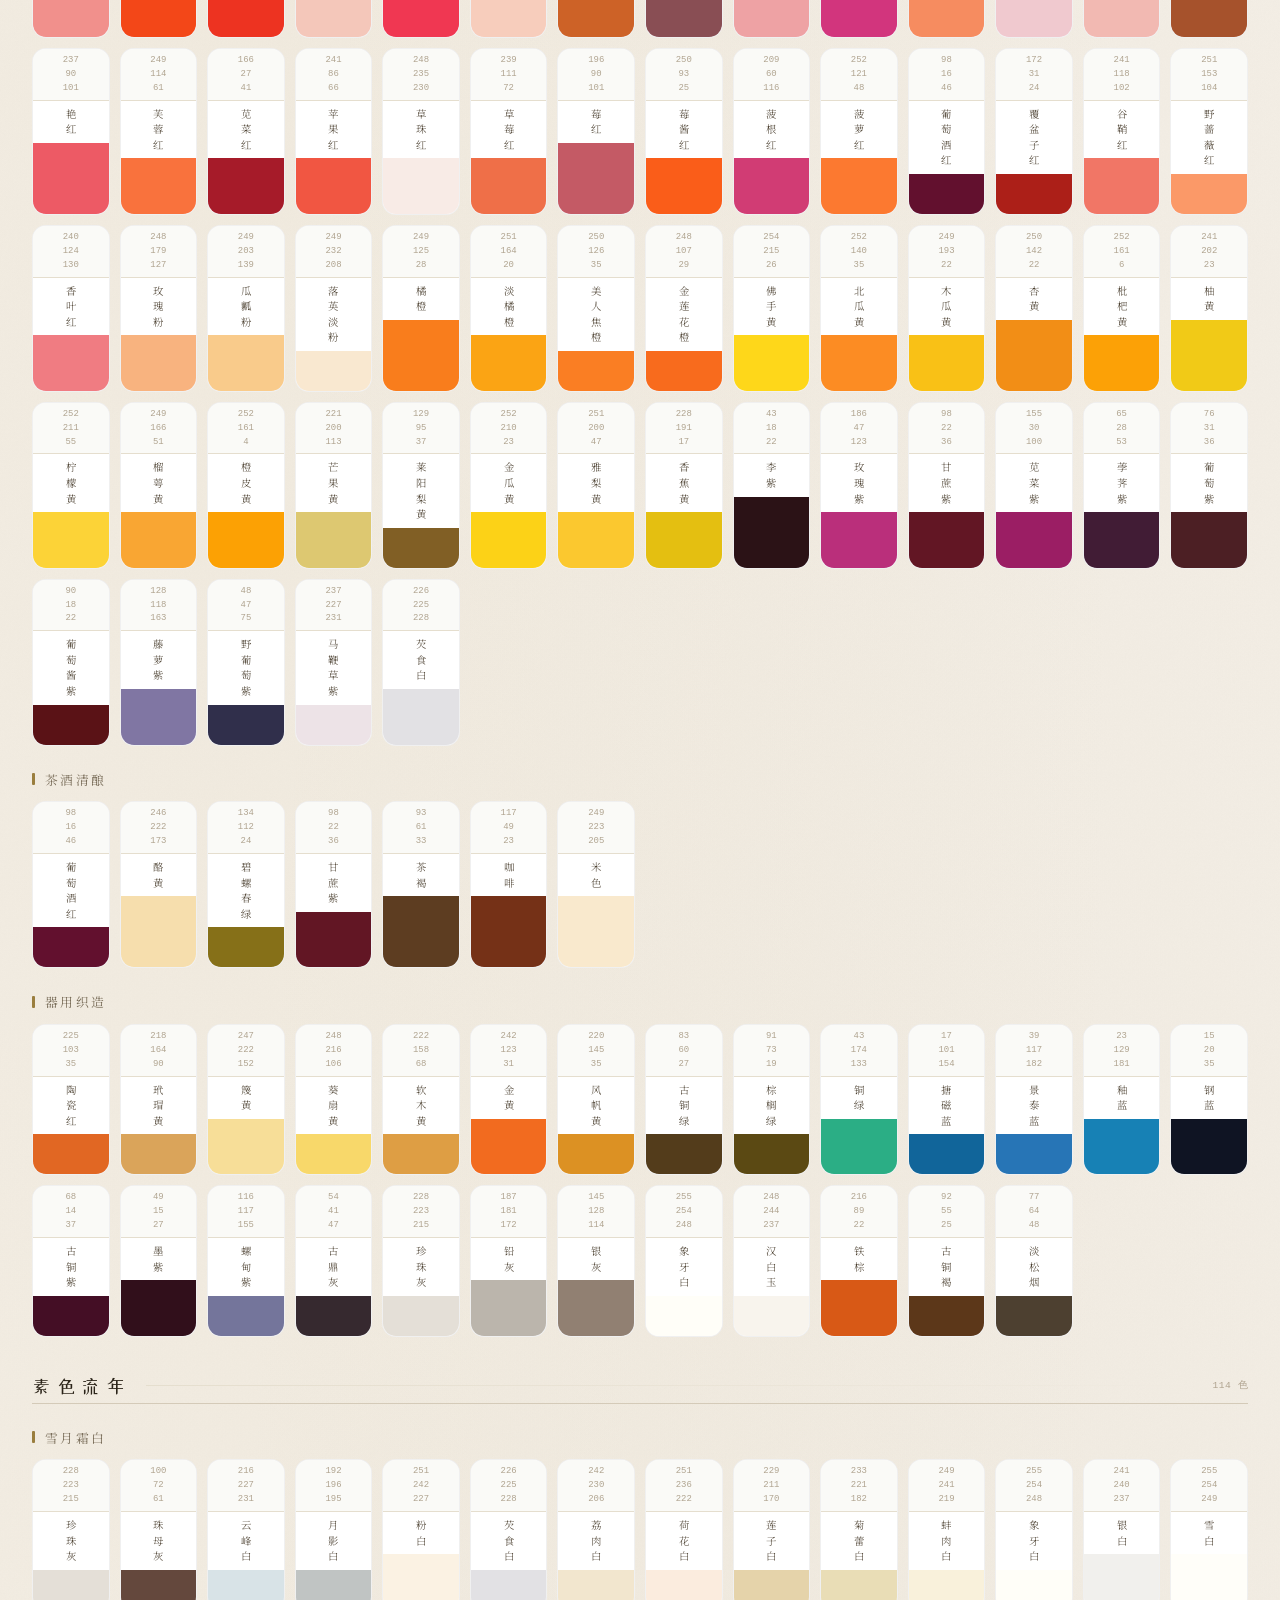
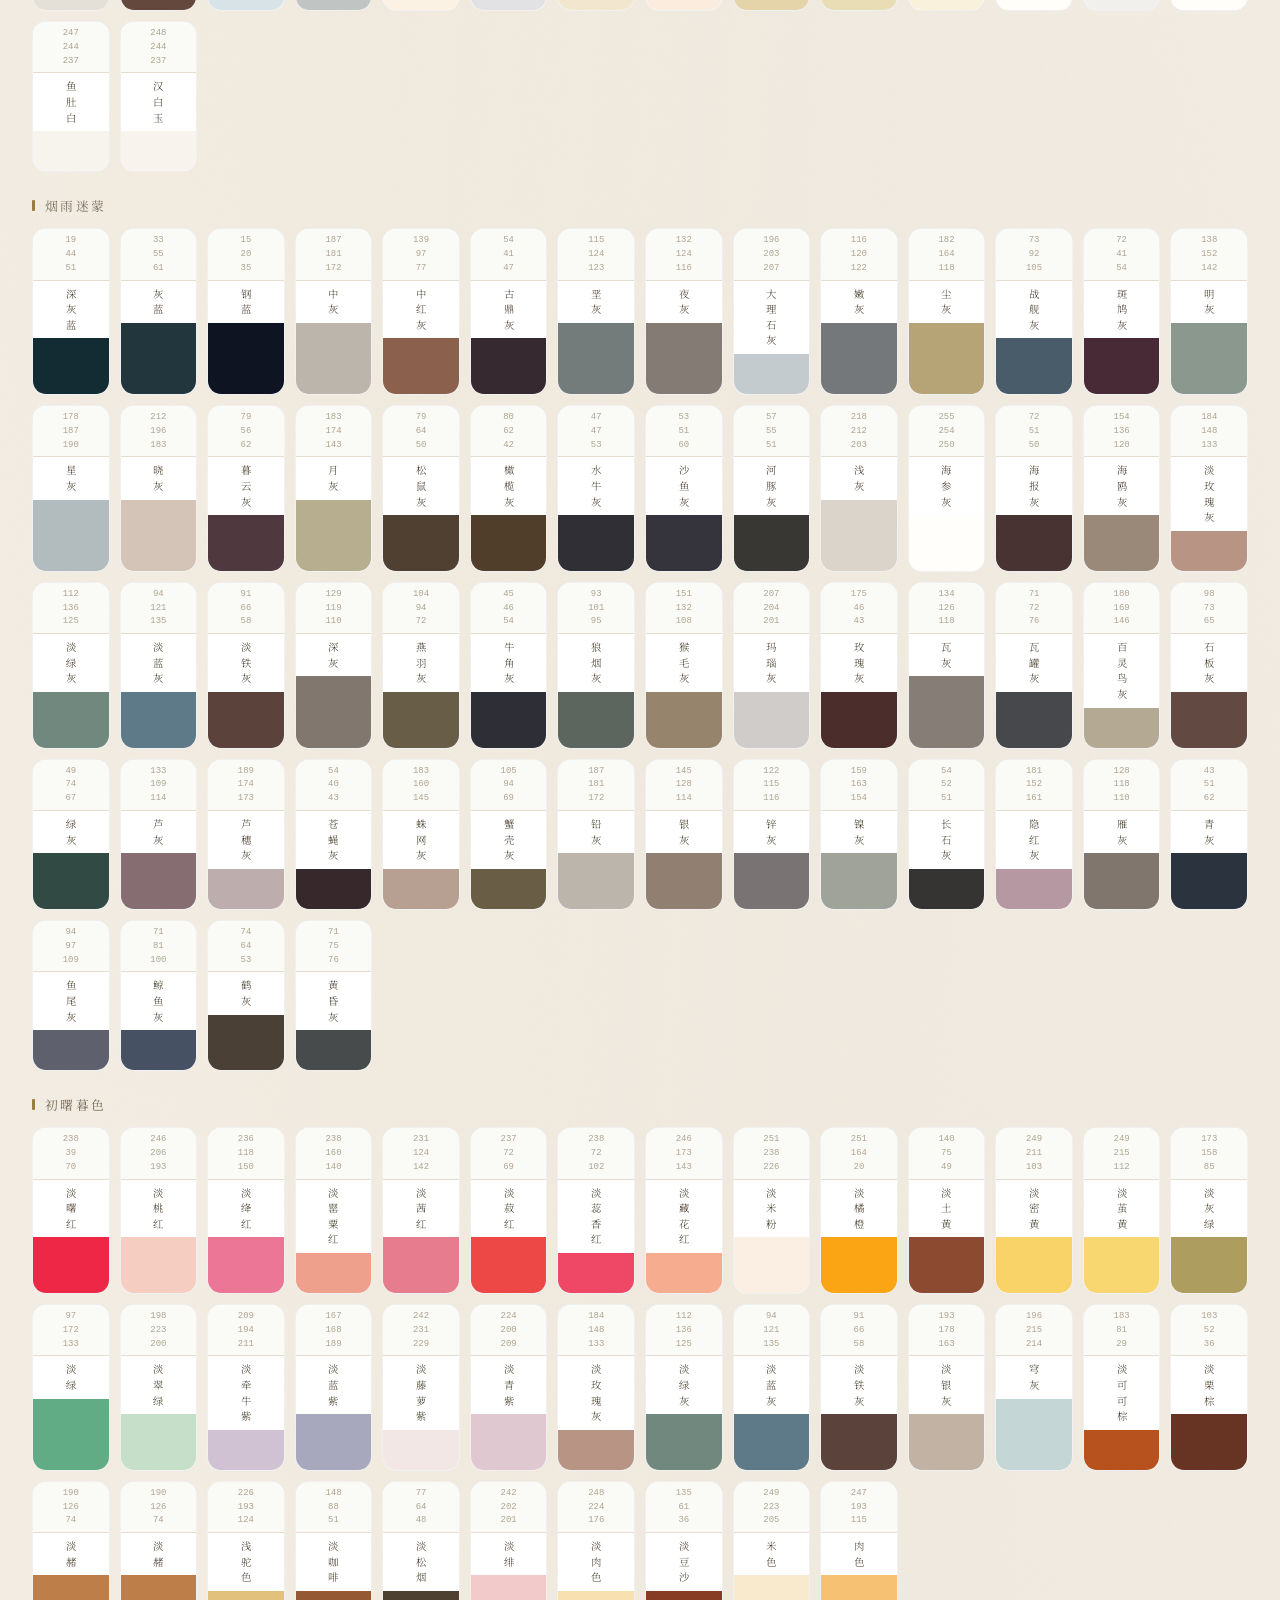
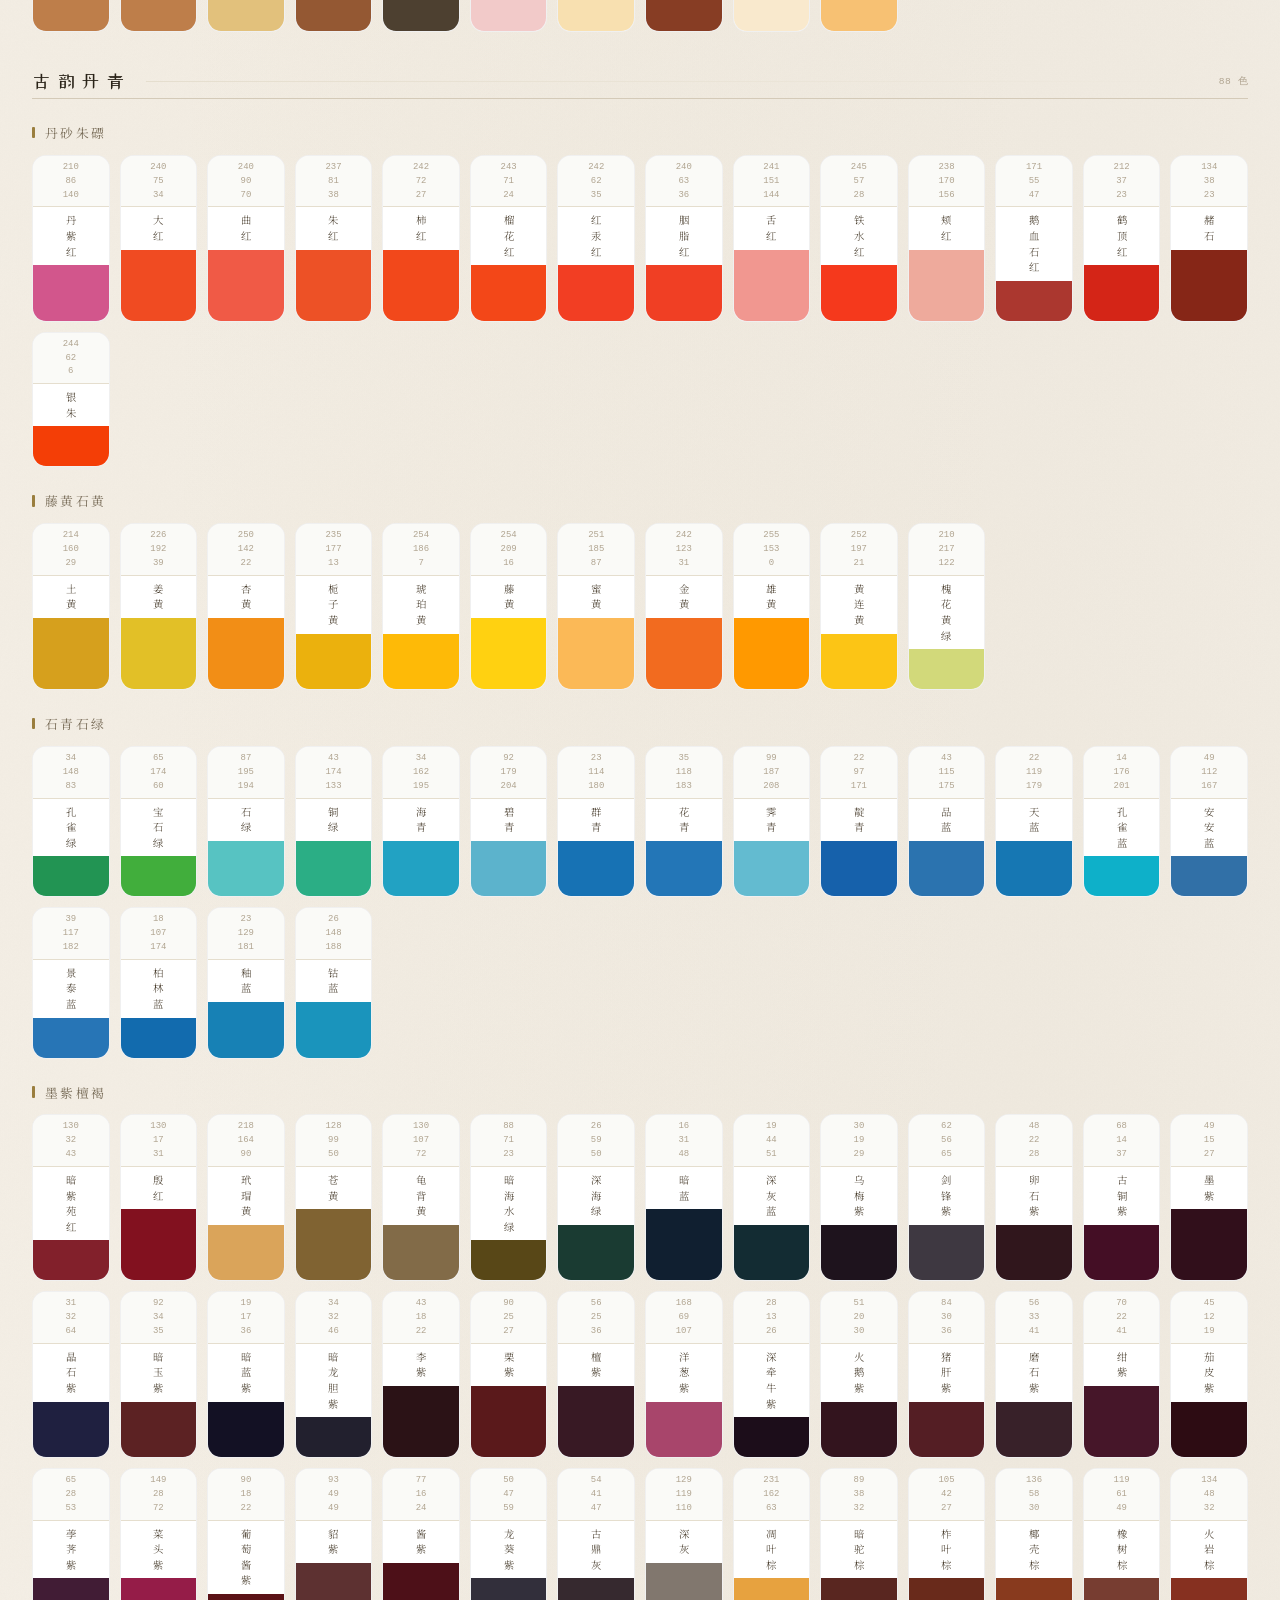
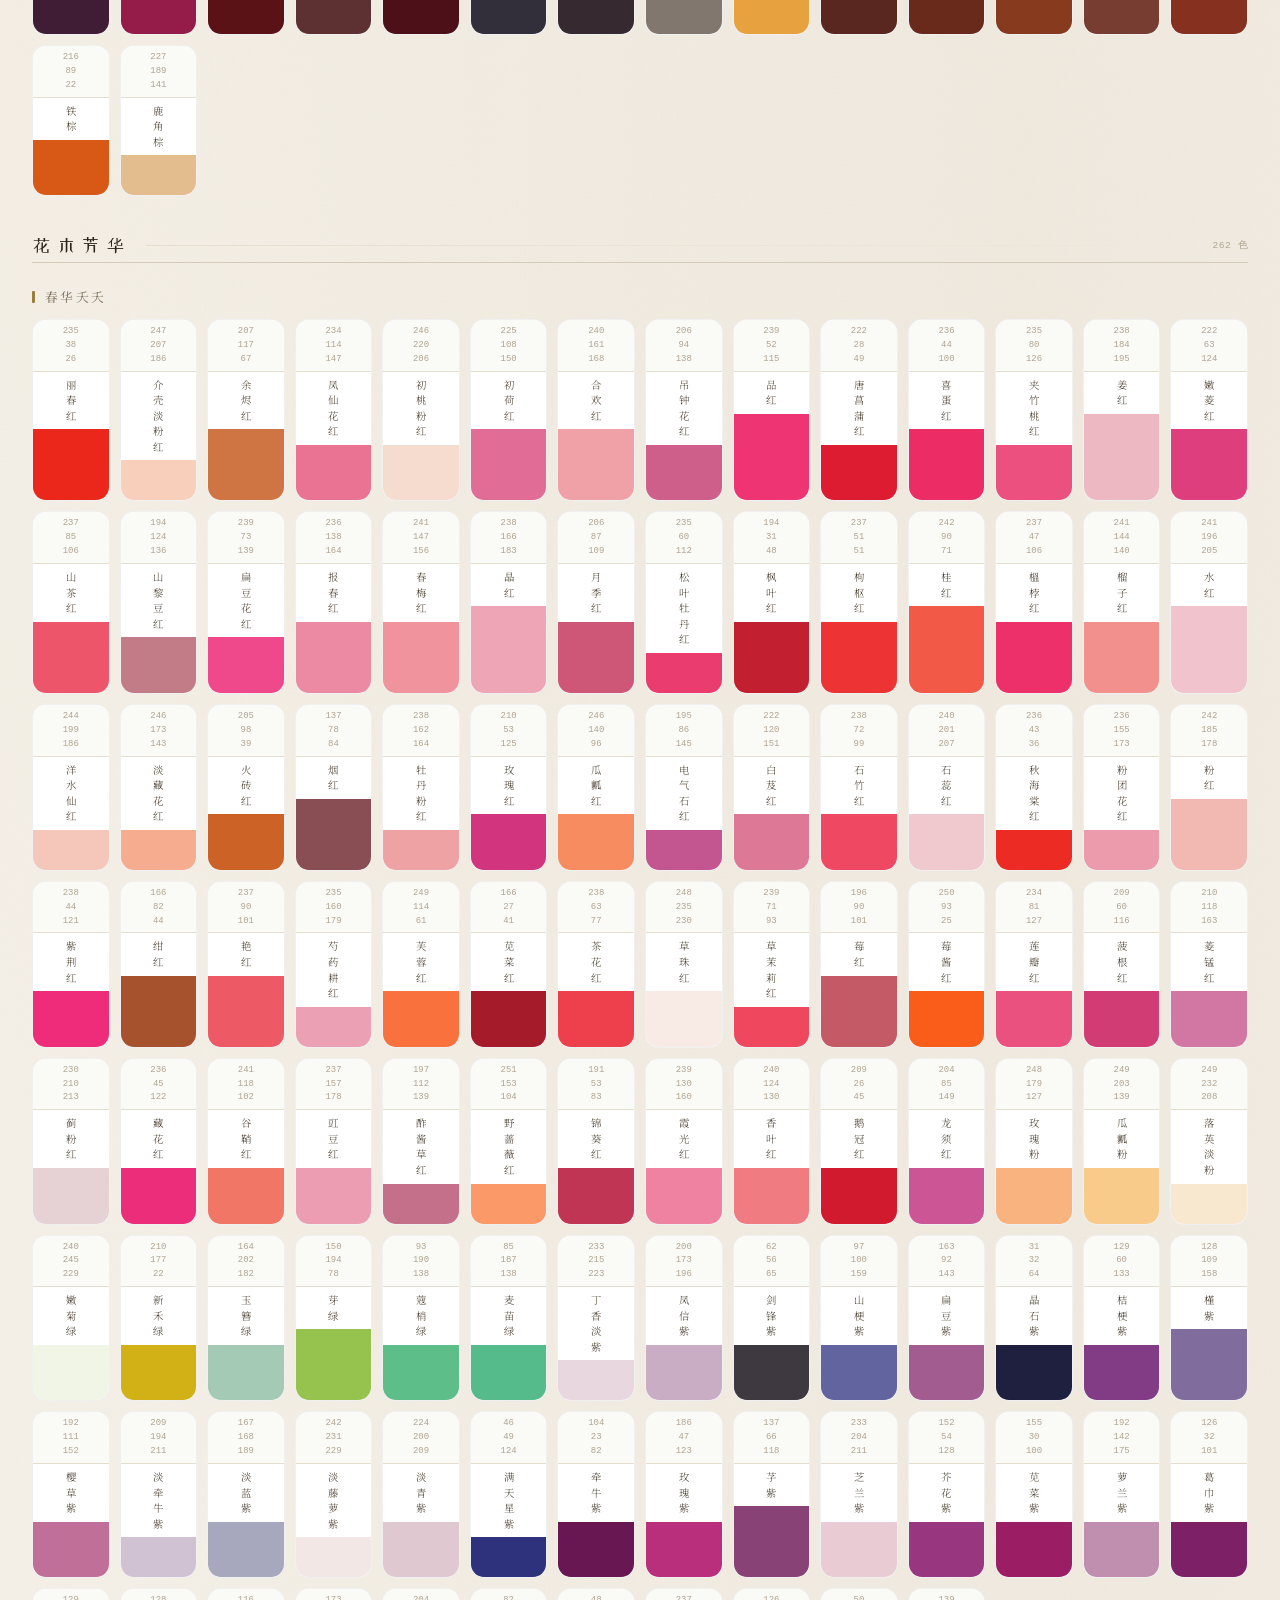
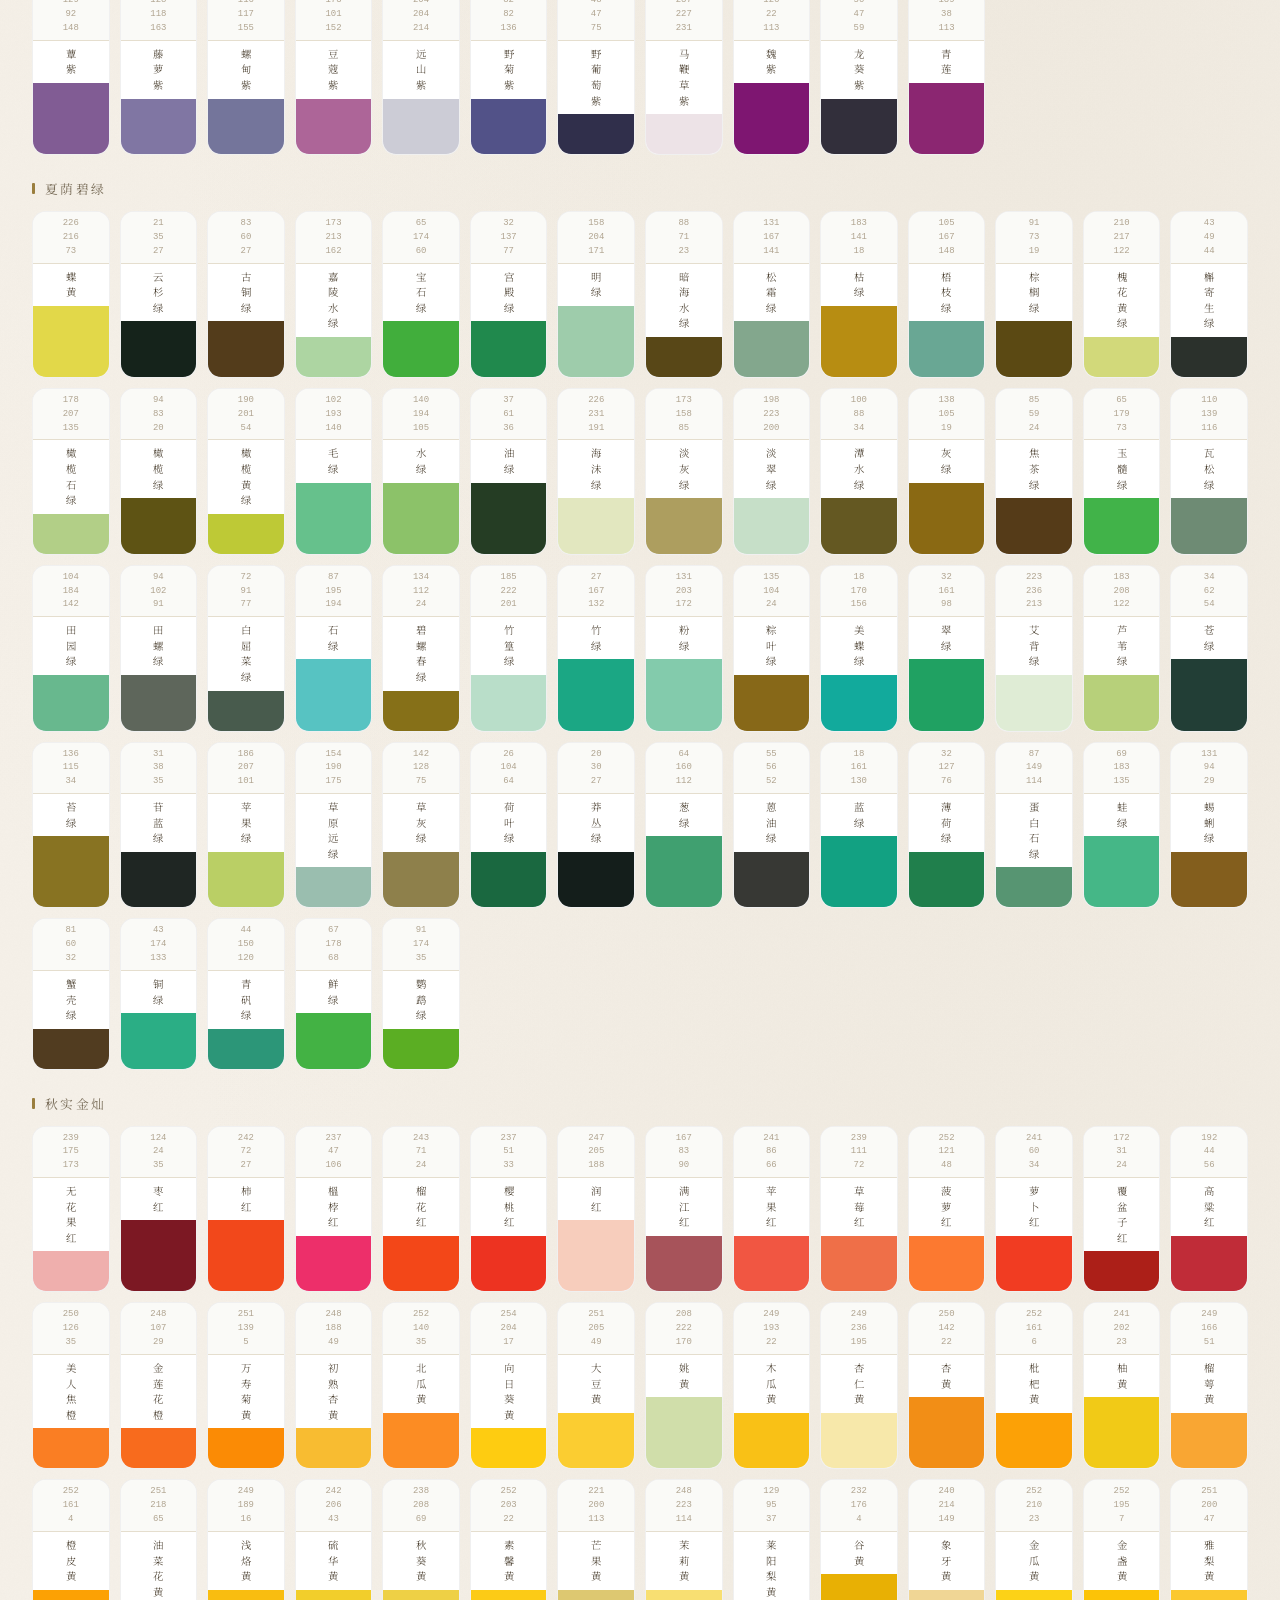
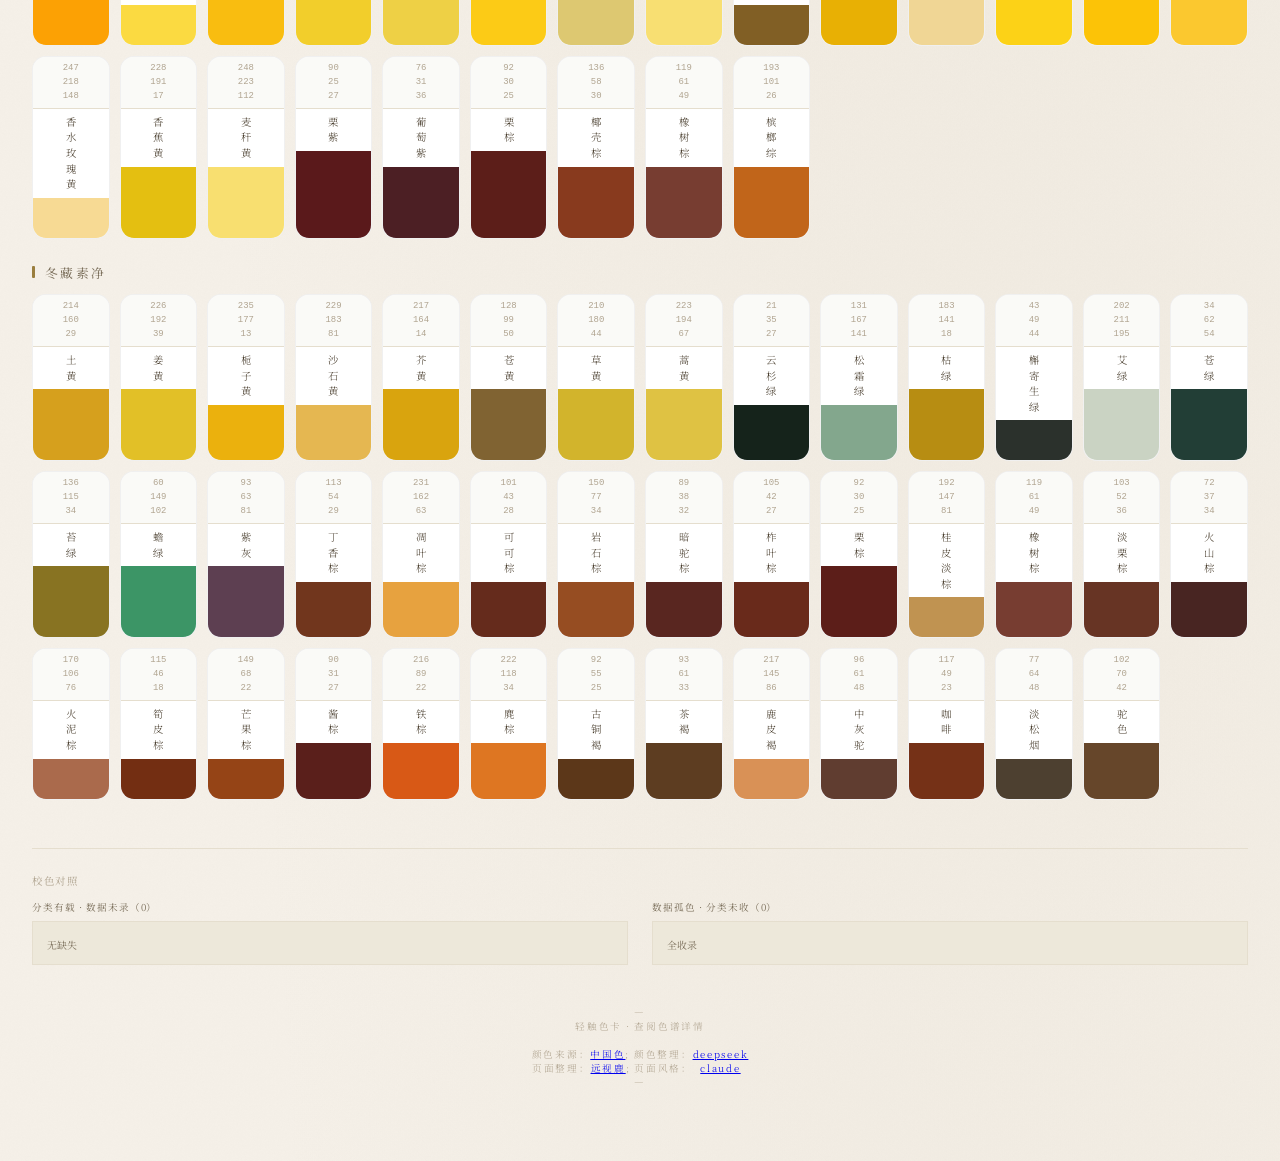
<file: gsxg/index.html>
<!DOCTYPE html>
<html lang="zh-CN">
<head>
    <meta charset="UTF-8">
    <meta name="viewport" content="width=device-width, initial-scale=1.0, viewport-fit=cover">
    <title>国色吸管 · 中国传统色谱</title>
    <link rel="preconnect" href="https://fonts.googleapis.com">
    <link href="https://fonts.googleapis.com/css2?family=Noto+Serif+SC:wght@300;400;500;600&family=ZCOOL+XiaoWei&display=swap" rel="stylesheet">
    <style>
        :root {
            --paper:    #f5f0e8;
            --paper-2:  #ede8da;
            --ink:      #2a2318;
            --ink-2:    #4a3f2f;
            --ink-3:    #7a6e5a;
            --ink-4:    #b0a490;
            --line:     #d4caB8;
            --line-2:   #e5dece;
            --accent:   #8b2020;
            --gold:     #9a7e3e;
            --serif:    'Noto Serif SC', 'Source Han Serif CN', 'STSong', Georgia, serif;
            --xiaowei:  'ZCOOL XiaoWei', 'STSong', serif;
            --mono:     'SF Mono', 'Fira Code', 'Courier New', monospace;
        }

        * { margin: 0; padding: 0; box-sizing: border-box; }

        html { scroll-behavior: smooth; }

        body {
            background: var(--paper);
            font-family: var(--serif);
            color: var(--ink);
            min-height: 100vh;
            background-image:
                radial-gradient(ellipse at 20% 30%, rgba(210,195,160,0.15) 0%, transparent 60%),
                radial-gradient(ellipse at 80% 70%, rgba(180,165,130,0.10) 0%, transparent 60%),
                url("data:image/svg+xml,%3Csvg xmlns='http://www.w3.org/2000/svg' width='400' height='400'%3E%3Cfilter id='n'%3E%3CfeTurbulence type='fractalNoise' baseFrequency='0.75' numOctaves='4' stitchTiles='stitch'/%3E%3CfeColorMatrix type='saturate' values='0'/%3E%3C/filter%3E%3Crect width='400' height='400' filter='url(%23n)' opacity='0.025'/%3E%3C/svg%3E");
        }

        /* 导航栏 (保持原样) */
        .nav-bar {
            background: rgba(245,240,232,0.94);
            backdrop-filter: blur(16px);
            -webkit-backdrop-filter: blur(16px);
            border-bottom: 1px solid var(--line);
            position: sticky;
            top: 0;
            z-index: 100;
            padding: 0.7rem 2rem 0.6rem;
        }

        .nav-header {
            display: flex;
            align-items: baseline;
            gap: 1rem;
            margin-bottom: 0.55rem;
        }
        .nav-title {
            font-family: var(--xiaowei);
            font-size: 1.05rem;
            letter-spacing: 0.2em;
            color: var(--ink);
            white-space: nowrap;
        }
        .nav-subtitle {
            font-size: 0.65rem;
            letter-spacing: 0.12em;
            color: var(--ink-3);
            font-weight: 300;
        }
        .nav-divider {
            flex: 1;
            height: 1px;
            background: linear-gradient(to right, var(--line), transparent);
            margin-bottom: 3px;
        }
        .nav-settings-btn {
            background: none;
            border: 1px solid var(--line);
            color: var(--ink-3);
            font-family: var(--serif);
            font-size: 0.62rem;
            letter-spacing: 0.15em;
            padding: 0.2rem 0.7rem;
            border-radius: 2px;
            cursor: pointer;
            transition: all 0.2s;
            white-space: nowrap;
        }
        .nav-settings-btn:hover {
            border-color: var(--ink-3);
            color: var(--ink-2);
            background: var(--paper-2);
        }

        .nav-categories {
            display: flex;
            flex-wrap: wrap;
            gap: 0.25rem 0.6rem;
            margin-bottom: 0.45rem;
            align-items: center;
        }
        .nav-cat-btn {
            background: none;
            border: none;
            padding: 0.15rem 0;
            font-family: var(--serif);
            font-size: 0.78rem;
            font-weight: 400;
            color: var(--ink-3);
            cursor: pointer;
            transition: color 0.15s;
            letter-spacing: 0.08em;
            position: relative;
        }
        .nav-cat-btn::after {
            content: '';
            position: absolute;
            bottom: -1px;
            left: 0; right: 0;
            height: 1px;
            background: var(--accent);
            transform: scaleX(0);
            transition: transform 0.2s;
        }
        .nav-cat-btn:hover { color: var(--ink); }
        .nav-cat-btn.active { color: var(--ink); }
        .nav-cat-btn.active::after { transform: scaleX(1); }

        .nav-cat-sep {
            color: var(--line);
            font-size: 0.7rem;
            pointer-events: none;
            user-select: none;
        }

        .nav-themes {
            display: flex;
            flex-wrap: wrap;
            gap: 0.2rem 0.5rem;
            max-height: 72px;
            overflow-y: auto;
            padding: 0.1rem 0;
            scrollbar-width: thin;
            scrollbar-color: var(--line) transparent;
        }
        .nav-theme-btn {
            background: none;
            border: none;
            padding: 0.1rem 0;
            font-family: var(--serif);
            font-size: 0.68rem;
            font-weight: 300;
            color: var(--ink-4);
            cursor: pointer;
            transition: color 0.15s;
            letter-spacing: 0.05em;
            white-space: nowrap;
        }
        .nav-theme-btn:hover { color: var(--ink-2); }
        .nav-theme-btn.active {
            color: var(--accent);
            font-weight: 400;
        }

        /* 控制面板 */
        .control-panel {
            background: var(--paper-2);
            border-bottom: 1px solid var(--line);
            padding: 0.8rem 2rem;
            display: none;
            flex-wrap: wrap;
            gap: 1.5rem;
            align-items: center;
        }
        .control-panel.open { display: flex; }
        .control-group {
            display: flex;
            align-items: center;
            gap: 0.5rem;
        }
        .control-group label {
            font-size: 0.62rem;
            letter-spacing: 0.12em;
            color: var(--ink-3);
            white-space: nowrap;
            font-weight: 300;
        }
        .control-group input[type="range"] {
            -webkit-appearance: none;
            width: 100px;
            height: 2px;
            background: var(--line);
            outline: none;
            border-radius: 1px;
        }
        .control-group input[type="range"]::-webkit-slider-thumb {
            -webkit-appearance: none;
            width: 12px;
            height: 12px;
            border-radius: 50%;
            background: var(--ink-2);
            cursor: pointer;
        }
        .value-display {
            font-size: 0.6rem;
            color: var(--ink-4);
            font-family: var(--mono);
            min-width: 36px;
        }

        /* 主体内容 */
        .main-body {
            max-width: 1800px;
            margin: 0 auto;
            padding: 0 2rem 3rem;
        }

        .category {
            margin: 2.5rem 0 0;
            scroll-margin-top: 120px;
        }
        .category-header {
            display: flex;
            align-items: center;
            gap: 1rem;
            margin-bottom: 1.2rem;
            padding-bottom: 0.5rem;
            border-bottom: 1px solid var(--line);
        }
        .category-title {
            font-family: var(--xiaowei);
            font-size: 1.15rem;
            letter-spacing: 0.3em;
            color: var(--ink);
            font-weight: 400;
        }
        .category-rule {
            flex: 1;
            height: 1px;
            background: linear-gradient(to right, var(--line-2), transparent);
        }
        .category-count {
            font-size: 0.6rem;
            color: var(--ink-4);
            font-family: var(--mono);
            letter-spacing: 0.05em;
        }

        .theme {
            margin: 1.5rem 0;
            scroll-margin-top: 130px;
        }
        .theme-header {
            font-family: var(--serif);
            font-size: 0.8rem;
            font-weight: 400;
            color: var(--ink-3);
            letter-spacing: 0.2em;
            margin-bottom: 0.8rem;
            display: flex;
            align-items: center;
            gap: 0.6rem;
        }
        .theme-header::before {
            content: '';
            display: inline-block;
            width: 3px;
            height: 0.9em;
            background: var(--gold);
            border-radius: 1px;
            flex-shrink: 0;
        }

        .color-grid {
            display: grid;
            gap: 10px;
        }

        /* 色卡样式不变 */
        .color-card {
            overflow: hidden;
            background: #fff;
            cursor: pointer;
            display: flex;
            flex-direction: column;
            transition: box-shadow 0.2s, transform 0.2s;
            border: 1px solid rgba(0,0,0,0.06);
        }
        .color-card:hover {
            transform: translateY(-3px);
            box-shadow: 0 8px 24px rgba(42,35,24,0.10);
            z-index: 2;
            position: relative;
        }
        .color-rgb-area {
            background: #fafaf7;
            padding: 5px 3px 4px;
            font-family: var(--mono);
            font-size: 0.56rem;
            line-height: 1.55;
            color: var(--ink-4);
            text-align: center;
            display: flex;
            align-items: center;
            justify-content: center;
            border-bottom: 1px solid var(--line-2);
            flex-shrink: 0;
        }
        .color-name-vertical {
            display: flex;
            flex-direction: column;
            align-items: center;
            justify-content: center;
            gap: 1px;
            padding: 6px 2px;
            background: #fff;
            flex-shrink: 0;
        }
        .color-name-vertical span {
            display: block;
            font-family: var(--serif);
            font-weight: 300;
            font-size: 0.65rem;
            color: var(--ink-2);
            line-height: 1.4;
        }
        .color-swatch {
            width: 100%;
            flex: 1;
            min-height: 40px;
            flex-shrink: 0;
        }

        /* 未匹配区 */
        .unmatch-section {
            margin: 3rem 0 0;
            padding-top: 1.5rem;
            border-top: 1px solid var(--line-2);
        }
        .unmatch-label {
            font-size: 0.65rem;
            letter-spacing: 0.15em;
            color: var(--ink-4);
            margin-bottom: 0.8rem;
        }
        .unmatch-inner {
            display: flex;
            flex-wrap: wrap;
            gap: 1.5rem;
        }
        .unmatch-col { flex: 1; min-width: 200px; }
        .unmatch-badge {
            font-size: 0.6rem;
            letter-spacing: 0.1em;
            color: var(--ink-3);
            margin-bottom: 0.4rem;
        }
        .unmatch-box {
            background: var(--paper-2);
            padding: 0.6rem;
            border: 1px solid var(--line-2);
            max-height: 140px;
            overflow-y: auto;
            scrollbar-width: thin;
        }
        .unmatch-item {
            display: inline-block;
            font-size: 0.62rem;
            color: var(--ink-3);
            margin: 2px 4px;
            font-family: var(--serif);
        }

        footer {
            text-align: center;
            font-size: 0.6rem;
            letter-spacing: 0.18em;
            color: var(--ink-4);
            padding: 2.5rem 0 1.5rem;
            font-weight: 300;
        }
        footer::before { content: '— '; }
        footer::after { content: ' —'; }

        /* ========= 新增模态框样式 ========= */
        .modal-mask {
            position: fixed;
            top: 0;
            left: 0;
            width: 100%;
            height: 100%;
            background: rgba(42, 35, 24, 0.65);
            backdrop-filter: blur(4px);
            z-index: 1000;
            display: flex;
            align-items: center;
            justify-content: center;
            visibility: hidden;
            opacity: 0;
            transition: opacity 0.2s ease, visibility 0s 0.2s;
        }
        .modal-mask.active {
            visibility: visible;
            opacity: 1;
            transition: opacity 0.2s ease, visibility 0s 0s;
        }
        .modal-container {
            background: var(--paper);
            width: 90%;
            max-width: 380px;
            border: 1px solid var(--line);
            box-shadow: 0 20px 35px -12px rgba(0,0,0,0.2);
            position: relative;
            font-family: var(--serif);
            transform: scale(0.96);
            transition: transform 0.2s ease;
        }
        .modal-mask.active .modal-container {
            transform: scale(1);
        }
        .modal-close {
            position: absolute;
            top: 12px;
            right: 16px;
            font-size: 24px;
            line-height: 1;
            cursor: pointer;
            color: var(--ink-4);
            transition: color 0.2s;
            font-weight: 300;
        }
        .modal-close:hover {
            color: var(--accent);
        }
        .modal-swatch {
            width: 100%;
            height: 110px;
            background: #ddd;
            border-bottom: 1px solid var(--line-2);
        }
        .modal-content {
            padding: 1.2rem 1.5rem 1.8rem;
        }
        .modal-name {
            font-family: var(--xiaowei);
            font-size: 1.6rem;
            letter-spacing: 0.1em;
            color: var(--ink);
            text-align: center;
            margin-bottom: 0.25rem;
            font-weight: 400;
        }
        .modal-sub {
            text-align: center;
            font-size: 0.7rem;
            color: var(--ink-4);
            margin-bottom: 1.2rem;
            letter-spacing: 0.1em;
        }
        .modal-info {
            background: var(--paper-2);
            padding: 0.8rem 1rem;
            border: 1px solid var(--line-2);
            font-family: var(--mono);
            font-size: 0.7rem;
            line-height: 1.7;
            color: var(--ink-2);
        }
        .modal-info p {
            display: flex;
            justify-content: space-between;
            margin: 0.2rem 0;
        }
        .modal-info .label {
            color: var(--ink-4);
            font-weight: 300;
            letter-spacing: 0.05em;
        }
        .modal-info .value {
            font-family: monospace;
            font-weight: 400;
            word-break: break-all;
            text-align: right;
        }
        .modal-tip {
            text-align: center;
            font-size: 0.6rem;
            color: var(--ink-4);
            margin-top: 1rem;
            letter-spacing: 0.08em;
        }
        @media (max-width: 480px) {
            .modal-name { font-size: 1.3rem; }
            .modal-content { padding: 1rem 1.2rem 1.5rem; }
        }
    </style>
</head>
<body>

<div class="nav-bar">
    <div class="nav-header">
        <span class="nav-title">国色吸管</span>
        <span class="nav-subtitle">中国传统色谱</span>
        <div class="nav-divider"></div>
        <button class="nav-settings-btn" id="settingsBtn">设置</button>
    </div>
    <div class="nav-categories" id="navCategories"></div>
    <div class="nav-themes" id="navThemes"></div>
</div>

<div class="control-panel" id="controlPanel">
    <div class="control-group">
        <label>每行色管</label>
        <input type="range" id="columnsSlider" min="2" max="24" step="1">
        <span class="value-display" id="columnsValue"></span>
    </div>
    <div class="control-group">
        <label>管身高度</label>
        <input type="range" id="heightSlider" min="40" max="120" step="5">
        <span class="value-display" id="heightValue"></span>
    </div>
    <div class="control-group">
        <label>圆角</label>
        <input type="range" id="radiusSlider" min="2" max="28" step="2">
        <span class="value-display" id="radiusValue"></span>
    </div>
    <div class="control-group">
    <label>本页面使用了<br>1. 整理自<a href="https://zhongguose.com">中国色</a>的颜色值文件 <a href="./colors.js">colors.js</a><br>2. Deepseek整理的颜色分类文件 <a href="./taxonomy.js">taxonomy.js</a><br>3. 色彩值处理的原博客 <a href="https://perchouli.com/archives/682">关于中国色网站的说明</a></label>
    </div>
</div>

<div class="main-body">
    <div id="colorCatalogContainer"></div>
    <div class="unmatch-section">
        <div class="unmatch-label">校色对照</div>
        <div id="unmatchDetails"></div>
    </div>
    <footer><br>轻触色卡 · 查阅色谱详情<br><br>颜色来源：<a href="https://zhongguose.com">中国色</a>; 颜色整理：<a href="https://www.deepseek.com/">deepseek</a><br>页面整理：<a href="https://yuanshilu.top">远视鹿</a>; 页面风格：&nbsp;&nbsp;<a href="https://claude.ai">claude</a>&nbsp;&nbsp;<br></footer>
</div>

<!-- 新增模态框 -->
<div id="colorModal" class="modal-mask">
    <div class="modal-container">
        <div class="modal-close" id="modalCloseBtn">&times;</div>
        <div class="modal-swatch" id="modalSwatch"></div>
        <div class="modal-content">
            <div class="modal-name" id="modalName"></div>
            <div class="modal-sub" id="modalPinyin"></div>
            <div class="modal-info" id="modalInfo"></div>
            <div class="modal-tip">👆 长按文字可复制</div>
        </div>
    </div>
</div>

<script src="./colors.js"></script>
<script src="./taxonomy.js"></script>
<script>
(function(){
    if(typeof colors === 'undefined'){
        document.getElementById('colorCatalogContainer').innerHTML =
            '<div style="padding:3rem;text-align:center;color:#b0a490;font-size:0.8rem;letter-spacing:0.2em;">未加载颜色数据</div>';
        return;
    }

    /* 色相排序规则 */
    const COLOR_ORDER_RULES = [
        "红","粉","橙","黄","绿","青","蓝","紫",
        "灰","白","玉", "黑","棕","褐","赭","米","肉","驼","杏","金","银","铜"
    ];
    const suffixOrderMap = new Map();
    COLOR_ORDER_RULES.forEach((s,i) => suffixOrderMap.set(s,i));
    function colorOrder(name){
        if(!name) return 999;
        const last = name.charAt(name.length-1);
        return suffixOrderMap.has(last) ? suffixOrderMap.get(last) : 999;
    }
    function sortByHue(arr){
        return [...arr].sort((a,b)=>{
            const d = colorOrder(a) - colorOrder(b);
            return d !== 0 ? d : a.localeCompare(b);
        });
    }

    const colorMap = new Map();
    for(let item of colors) if(item.name) colorMap.set(item.name, item);

    function sortTaxonomy(){
        for(let cat in taxonomy)
            for(let th in taxonomy[cat])
                taxonomy[cat][th] = sortByHue(taxonomy[cat][th]);
    }
    sortTaxonomy();

    function slug(str){
        return str.replace(/[\s\u4e00-\u9fa5]/g, c => c.charCodeAt(0).toString(16)).slice(-8);
    }

    let currentCategory = Object.keys(taxonomy)[0];
    let currentTheme    = '';
    let currentColumns  = 12;
    let currentHeight   = 68;
    let currentRadius   = 14;

    /* 导航构建（完全保留原逻辑） */
    function buildNav(){
        const navCats = document.getElementById('navCategories');
        const catNames = Object.keys(taxonomy);
        navCats.innerHTML = catNames.map((cat, i) =>
            (i > 0 ? '<span class="nav-cat-sep">·</span>' : '') +
            `<button class="nav-cat-btn" data-cat="${cat}">${cat}</button>`
        ).join('');
        document.querySelectorAll('.nav-cat-btn').forEach(btn => {
            btn.addEventListener('click', () => {
                const cat = btn.getAttribute('data-cat');
                currentCategory = cat;
                const themes = Object.keys(taxonomy[cat]);
                currentTheme = themes[0] || '';
                updateThemeNav(cat);
                highlightActiveCat(cat);
                if(currentTheme) scrollToTheme(cat, currentTheme);
            });
        });
        highlightActiveCat(currentCategory);
        updateThemeNav(currentCategory);
    }

    function highlightActiveCat(cat){
        document.querySelectorAll('.nav-cat-btn').forEach(btn =>
            btn.classList.toggle('active', btn.getAttribute('data-cat') === cat));
    }

    function updateThemeNav(category){
        const container = document.getElementById('navThemes');
        if(!container) return;
        const themeNames = Object.keys(taxonomy[category] || {});
        container.innerHTML = themeNames.map(th =>
            `<button class="nav-theme-btn" data-theme="${th}">${th}</button>`
        ).join('');
        container.querySelectorAll('.nav-theme-btn').forEach(btn => {
            btn.addEventListener('click', () => {
                const th = btn.getAttribute('data-theme');
                currentTheme = th;
                highlightActiveTheme(th);
                scrollToTheme(category, th);
            });
        });
        highlightActiveTheme(currentTheme);
    }

    function highlightActiveTheme(theme){
        document.querySelectorAll('.nav-theme-btn').forEach(btn =>
            btn.classList.toggle('active', btn.getAttribute('data-theme') === theme));
    }

    function scrollToTheme(category, theme){
        const el = document.getElementById(`theme-${slug(category)}-${slug(theme)}`);
        if(el) el.scrollIntoView({ behavior:'smooth', block:'start' });
    }

    /* 渲染色卡（修改 onclick 调用新的 showColorDetail） */
    function renderCatalog(){
        const container = document.getElementById('colorCatalogContainer');
        if(!container) return;
        let html = '';
        for(let [catName, themesObj] of Object.entries(taxonomy)){
            let catTotal = 0;
            let themesHtml = '';
            for(let [themeName, colorNames] of Object.entries(themesObj)){
                const existing = colorNames.filter(cn => colorMap.has(cn));
                if(!existing.length) continue;
                catTotal += existing.length;
                const themeId = `theme-${slug(catName)}-${slug(themeName)}`;
                let cardsHtml = '';
                for(let cName of existing){
                    const col = colorMap.get(cName);
                    const rgbArr = col.RGB;
                    const rgbHtml = (rgbArr && rgbArr.length===3)
                        ? `${rgbArr[0]}<br>${rgbArr[1]}<br>${rgbArr[2]}`
                        : '—<br>—<br>—';
                    const hex = col.hex || '#cccccc';
                    const nameVertical = Array.from(cName).map(ch=>`<span>${ch}</span>`).join('');
                    // 关键改动：调用 showColorDetail 并传入颜色名
                    cardsHtml += `<div class="color-card"
                        style="border-radius:${currentRadius}px;"
                        onclick="window.showColorDetail('${cName}')">
                        <div class="color-rgb-area"><div>${rgbHtml}</div></div>
                        <div class="color-name-vertical">${nameVertical}</div>
                        <div class="color-swatch" style="background:${hex};height:${currentHeight}px;border-radius:0 0 ${Math.max(currentRadius-4,2)}px ${Math.max(currentRadius-4,2)}px;"></div>
                    </div>`;
                }
                themesHtml += `<div class="theme" id="${themeId}">
                    <div class="theme-header">${themeName}</div>
                    <div class="color-grid" style="grid-template-columns:repeat(${currentColumns},minmax(0,1fr));gap:10px;">
                        ${cardsHtml}
                    </div>
                </div>`;
            }
            if(!themesHtml) continue;
            html += `<div class="category" id="cat-${slug(catName)}">
                <div class="category-header">
                    <div class="category-title">${catName}</div>
                    <div class="category-rule"></div>
                    <div class="category-count">${catTotal} 色</div>
                </div>
                ${themesHtml}
            </div>`;
        }
        container.innerHTML = html;
    }

    /* 未匹配数据展示 */
    function getAllClassifiedNames(){
        const s = new Set();
        for(let cat in taxonomy) for(let th in taxonomy[cat]) taxonomy[cat][th].forEach(n=>s.add(n));
        return s;
    }
    function displayUnmatch(){
        const classifiedSet = getAllClassifiedNames();
        const missing      = [...classifiedSet].filter(n => !colorMap.has(n));
        const unclassified = colors.filter(i => !classifiedSet.has(i.name)).map(i=>i.name);
        const div = document.getElementById('unmatchDetails');
        if(!div) return;
        div.innerHTML = `<div class="unmatch-inner">
            <div class="unmatch-col">
                <div class="unmatch-badge">分类有载 · 数据未录（${missing.length}）</div>
                <div class="unmatch-box">${missing.length
                    ? missing.map(n=>`<span class="unmatch-item">${n}</span>`).join('')
                    : '<span class="unmatch-item">无缺失</span>'}</div>
            </div>
            <div class="unmatch-col">
                <div class="unmatch-badge">数据孤色 · 分类未收（${unclassified.length}）</div>
                <div class="unmatch-box">${unclassified.length
                    ? unclassified.map(n=>`<span class="unmatch-item">${n}</span>`).join('')
                    : '<span class="unmatch-item">全收录</span>'}</div>
            </div>
        </div>`;
    }

    /* 参数调节 */
    function updateParams(){
        currentColumns = parseInt(document.getElementById('columnsSlider').value,10);
        currentHeight  = parseInt(document.getElementById('heightSlider').value,10);
        currentRadius  = parseInt(document.getElementById('radiusSlider').value,10);
        document.getElementById('columnsValue').textContent = currentColumns + ' 列';
        document.getElementById('heightValue').textContent  = currentHeight  + 'px';
        document.getElementById('radiusValue').textContent  = currentRadius  + 'px';
        renderCatalog();
    }

    function setResponsiveDefaults(){
        const w = window.innerWidth;
        let cols = 12, h = 68, r = 14;
        if(w >= 1200)      { cols = 14; h = 65; }
        else if(w >= 1024) { cols = 11; h = 65; }
        else if(w >= 768)  { cols = 8;  h = 62; }
        else if(w >= 480)  { cols = 6;  h = 58; }
        else               { cols = 5;  h = 54; }
        document.getElementById('columnsSlider').value = cols;
        document.getElementById('heightSlider').value  = h;
        document.getElementById('radiusSlider').value  = r;
        currentColumns = cols; currentHeight = h; currentRadius = r;
        updateParams();
    }

    /* ========= 模态框展示颜色详情 ========= */
    const modal = document.getElementById('colorModal');
    const modalSwatch = document.getElementById('modalSwatch');
    const modalName = document.getElementById('modalName');
    const modalPinyin = document.getElementById('modalPinyin');
    const modalInfo = document.getElementById('modalInfo');
    const modalCloseBtn = document.getElementById('modalCloseBtn');

    function closeModal() {
        modal.classList.remove('active');
    }

    window.showColorDetail = function(colorName) {
        const color = colorMap.get(colorName);
        if (!color) return;
        // 更新色块
        modalSwatch.style.backgroundColor = color.hex;
        // 名称与拼音
        modalName.innerText = color.name;
        modalPinyin.innerText = color.pinyin ? color.pinyin.toUpperCase() : '';
        // 组装信息
        const rgb = color.RGB ? color.RGB.join(', ') : '—';
        const cmyk = color.CMYK ? color.CMYK.join(', ') : '—';
        const hex = color.hex || '#—';
        modalInfo.innerHTML = `
            <p><span class="label">HEX</span><span class="value">${hex}</span></p>
            <p><span class="label">RGB</span><span class="value">${rgb}</span></p>
            <p><span class="label">CMYK</span><span class="value">${cmyk}</span></p>
        `;
        modal.classList.add('active');
    };

    // 关闭模态框：点击遮罩或关闭按钮
    modal.addEventListener('click', function(e) {
        if (e.target === modal || e.target === modalCloseBtn) {
            closeModal();
        }
    });
    // ESC 键关闭
    document.addEventListener('keydown', function(e) {
        if (e.key === 'Escape' && modal.classList.contains('active')) {
            closeModal();
        }
    });

    /* 设置按钮滚动至控制面板 */
    const settingsBtn = document.getElementById('settingsBtn');
    const controlPanel = document.getElementById('controlPanel');
    const navBar = document.querySelector('.nav-bar');

    function scrollToPanel() {
        if (!controlPanel.classList.contains('open')) return;
        const panelRect = controlPanel.getBoundingClientRect();
        const navHeight = navBar ? navBar.offsetHeight : 0;
        const targetScroll = window.scrollY + panelRect.top - navHeight - 8;
        window.scrollTo({ top: Math.max(0, targetScroll), behavior: 'smooth' });
    }

    settingsBtn.addEventListener('click', () => {
        const isOpen = controlPanel.classList.contains('open');
        if (!isOpen) {
            controlPanel.classList.add('open');
            setTimeout(scrollToPanel, 50);
        } else {
            controlPanel.classList.remove('open');
        }
    });

    /* 初始化 */
    buildNav();
    setResponsiveDefaults();
    displayUnmatch();

    // 移除 resize 监听，避免滑动时重置
    // window.addEventListener('resize', setResponsiveDefaults);

    document.getElementById('columnsSlider').addEventListener('input', updateParams);
    document.getElementById('heightSlider').addEventListener('input', updateParams);
    document.getElementById('radiusSlider').addEventListener('input', updateParams);
})();
</script>
</body>
</html>
</file>
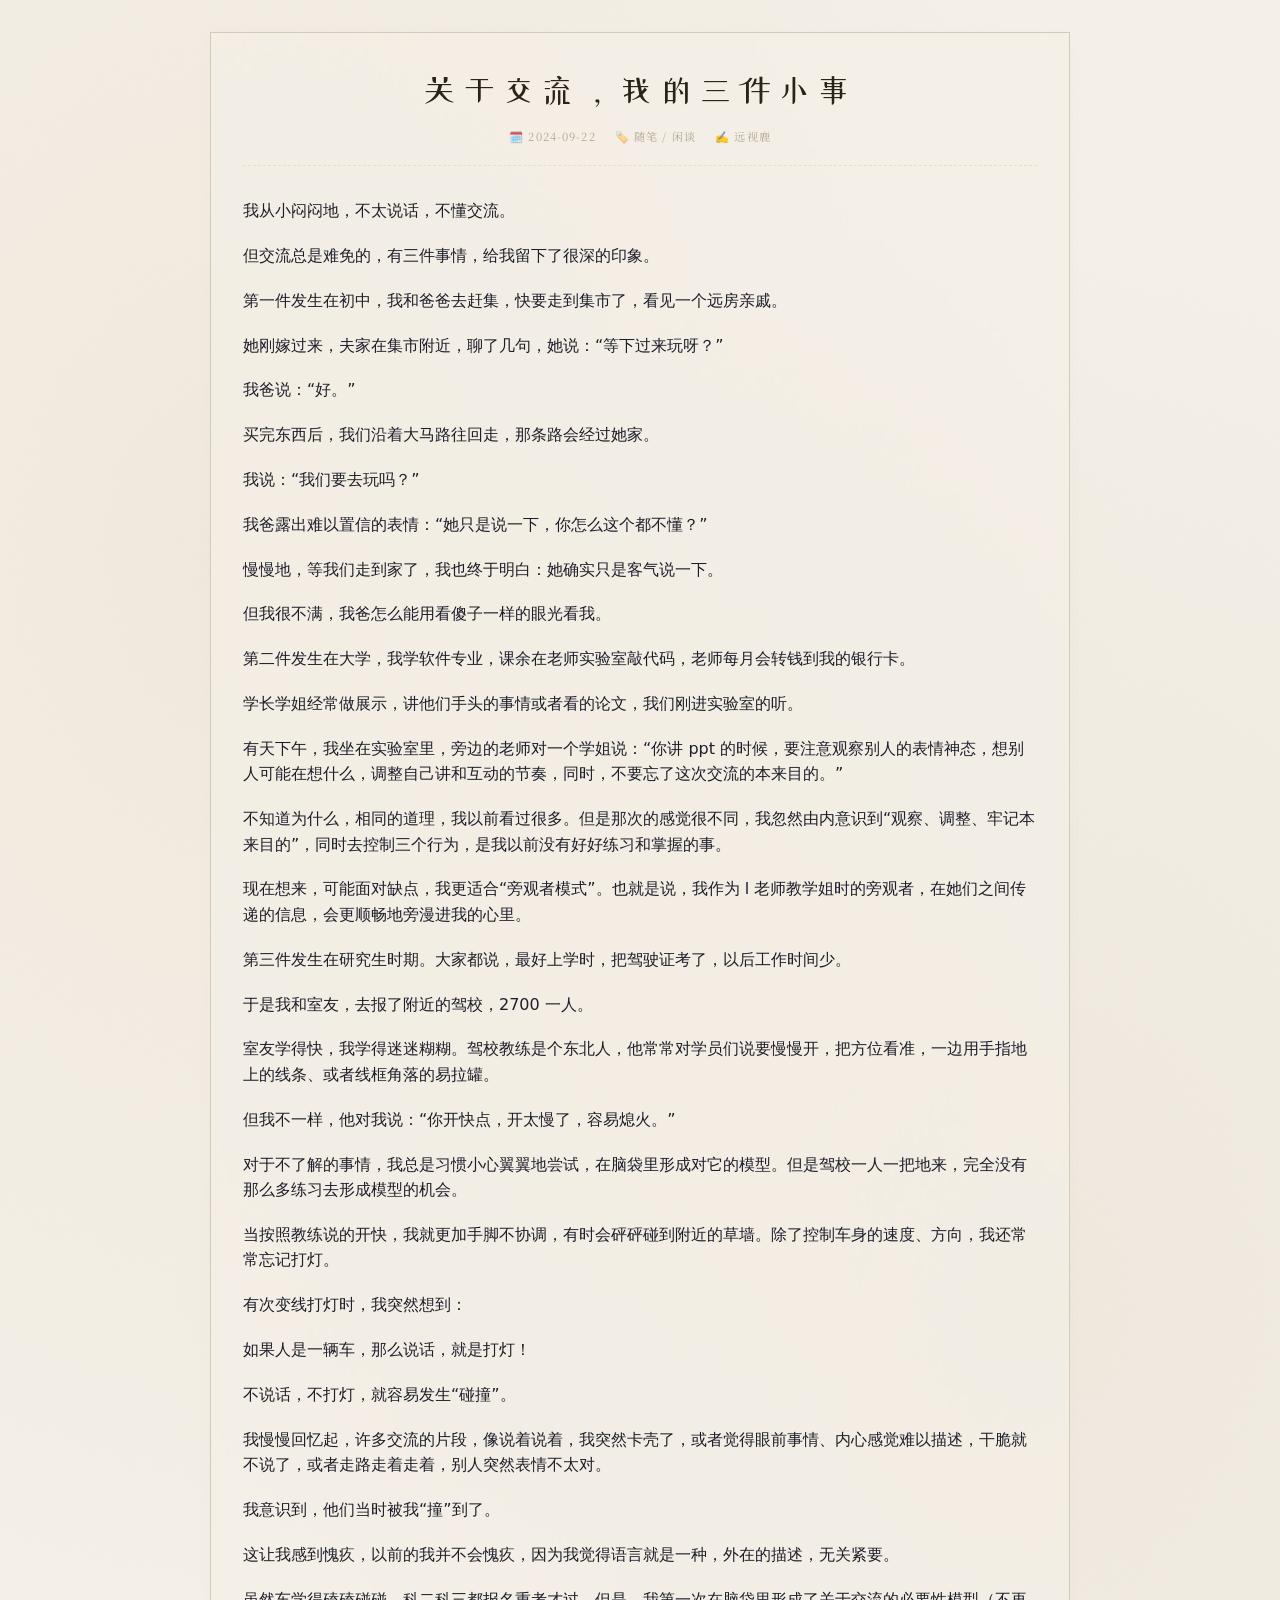
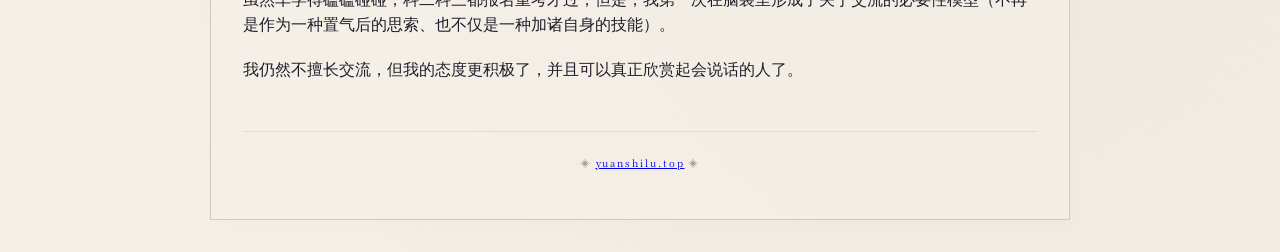
<file: jl3xs/index.html>
<!DOCTYPE html>
<html lang="zh-CN">
<head>
    <meta charset="UTF-8">
    <meta name="viewport" content="width=device-width, initial-scale=1.0, viewport-fit=cover">
    <title>远视鹿 · 关于交流，我的三件小事</title>
    <link rel="stylesheet" href="../style.css">
    <link rel="preconnect" href="https://fonts.googleapis.com">
    <link href="https://fonts.googleapis.com/css2?family=Noto+Serif+SC:wght@300;400;500;600&family=ZCOOL+XiaoWei&display=swap" rel="stylesheet">
</head>
<body>
    <div class="container">
        <!-- 文章头部（只需修改标题、日期、标签） -->
        <div class="article-header">
            <h1 class="article-title">关于交流，我的三件小事</h1>
            <div class="article-meta">
                <span>🗓️ 2024-09-22</span>
                <span>🏷️ 随笔 / 闲谈</span>
                <span>✍️ 远视鹿</span>
            </div>
        </div>

        <!-- 正文区域 —— 你只需要从这里开始粘贴文字，保留HTML标签即可 -->
        <div class="article-content">

<p>我从小闷闷地，不太说话，不懂交流。</p>
<p></p>
<p>但交流总是难免的，有三件事情，给我留下了很深的印象。</p>
<p></p>
<p>第一件发生在初中，我和爸爸去赶集，快要走到集市了，看见一个远房亲戚。</p>
<p>她刚嫁过来，夫家在集市附近，聊了几句，她说：“等下过来玩呀？”</p>
<p>我爸说：“好。”</p>
<p></p>
<p>买完东西后，我们沿着大马路往回走，那条路会经过她家。</p>
<p></p>
<p>我说：“我们要去玩吗？”</p>
<p>我爸露出难以置信的表情：“她只是说一下，你怎么这个都不懂？”</p>
<p></p>
<p>慢慢地，等我们走到家了，我也终于明白：她确实只是客气说一下。</p>
<p></p>
<p>但我很不满，我爸怎么能用看傻子一样的眼光看我。</p>
<p></p>
<p>第二件发生在大学，我学软件专业，课余在老师实验室敲代码，老师每月会转钱到我的银行卡。</p>
<p></p>
<p>学长学姐经常做展示，讲他们手头的事情或者看的论文，我们刚进实验室的听。</p>
<p></p>
<p>有天下午，我坐在实验室里，旁边的老师对一个学姐说：“你讲 ppt 的时候，要注意观察别人的表情神态，想别人可能在想什么，调整自己讲和互动的节奏，同时，不要忘了这次交流的本来目的。”</p>
<p></p>
<p>不知道为什么，相同的道理，我以前看过很多。但是那次的感觉很不同，我忽然由内意识到“观察、调整、牢记本来目的”，同时去控制三个行为，是我以前没有好好练习和掌握的事。</p>
<p></p>
<p>现在想来，可能面对缺点，我更适合“旁观者模式”。也就是说，我作为 l 老师教学姐时的旁观者，在她们之间传递的信息，会更顺畅地旁漫进我的心里。</p>
<p></p>
<p></p>
<p>第三件发生在研究生时期。大家都说，最好上学时，把驾驶证考了，以后工作时间少。</p>
<p></p>
<p>于是我和室友，去报了附近的驾校，2700 一人。</p>
<p></p>
<p>室友学得快，我学得迷迷糊糊。驾校教练是个东北人，他常常对学员们说要慢慢开，把方位看准，一边用手指地上的线条、或者线框角落的易拉罐。</p>
<p></p>
<p>但我不一样，他对我说：“你开快点，开太慢了，容易熄火。”</p>
<p></p>
<p>对于不了解的事情，我总是习惯小心翼翼地尝试，在脑袋里形成对它的模型。但是驾校一人一把地来，完全没有那么多练习去形成模型的机会。</p>
<p></p>
<p>当按照教练说的开快，我就更加手脚不协调，有时会砰砰碰到附近的草墙。除了控制车身的速度、方向，我还常常忘记打灯。</p>
<p></p>
<p>有次变线打灯时，我突然想到：</p>
<p></p>
<p>如果人是一辆车，那么说话，就是打灯！</p>
<p></p>
<p>不说话，不打灯，就容易发生“碰撞”。</p>
<p></p>
<p>我慢慢回忆起，许多交流的片段，像说着说着，我突然卡壳了，或者觉得眼前事情、内心感觉难以描述，干脆就不说了，或者走路走着走着，别人突然表情不太对。</p>
<p></p>
<p>我意识到，他们当时被我“撞”到了。</p>
<p></p>
<p>这让我感到愧疚，以前的我并不会愧疚，因为我觉得语言就是一种，外在的描述，无关紧要。</p>
<p></p>
<p>虽然车学得磕磕碰碰，科二科三都报名重考才过，但是，我第一次在脑袋里形成了关于交流的必要性模型（不再是作为一种置气后的思索、也不仅是一种加诸自身的技能）。</p>
<p></p>
<p>我仍然不擅长交流，但我的态度更积极了，并且可以真正欣赏起会说话的人了。</p>
        </div>
        <!-- 正文区域结束 -->

        <!-- 返回首页链接 -->
        <div class="back-home">
            <!--a href="https://yuanshilu.top/index.html">⌂ 首页</a-->
        </div>
        <div class="footer-note">
        <span>◈</span> <a href="https://yuanshilu.top">yuanshilu.top</a> <span>◈</span>
        </div>
    </div>
</body>
</html>
</file>
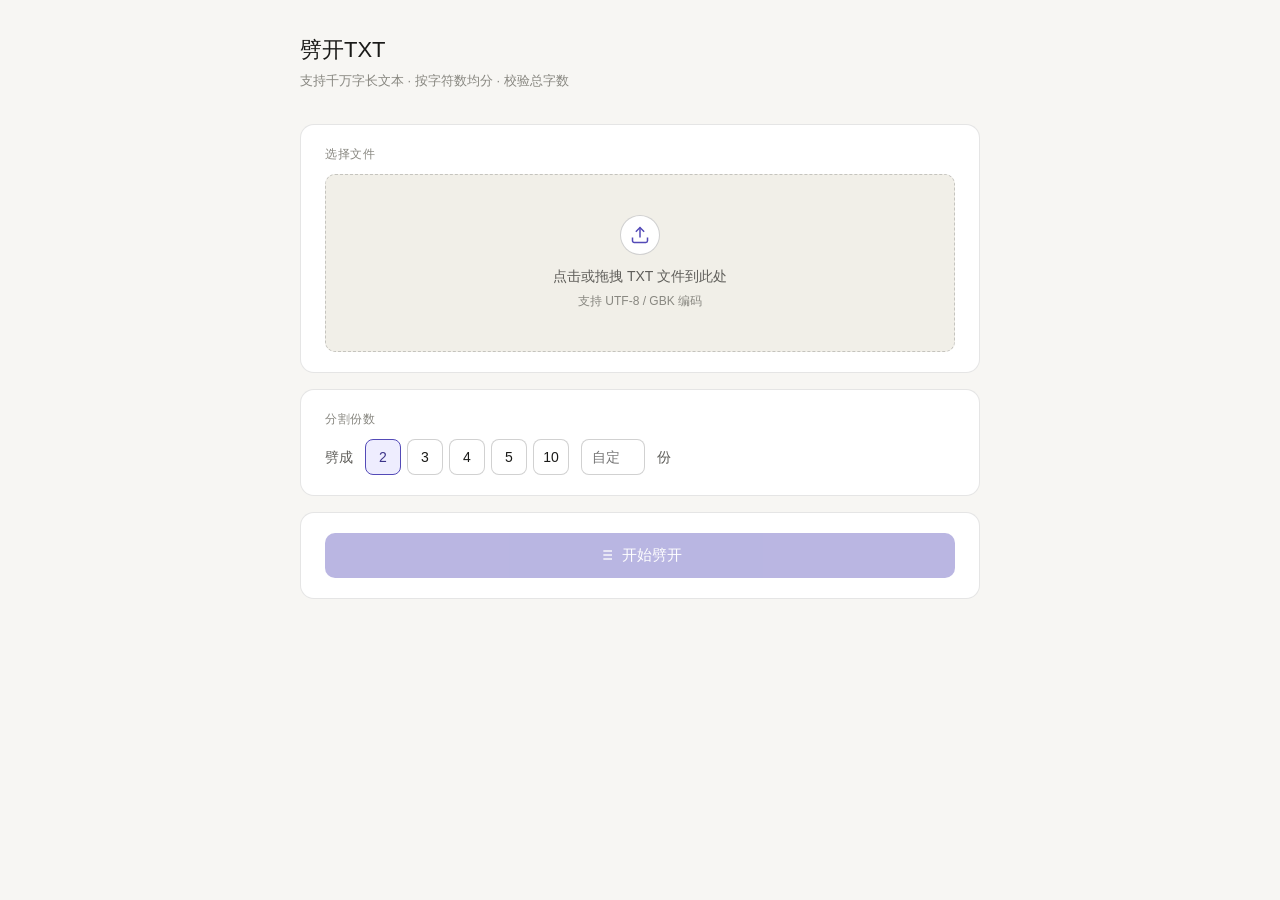
<file: pktxt/index.html>
<!DOCTYPE html>
<html lang="zh-CN">
<head>
<meta charset="UTF-8">
<meta name="viewport" content="width=device-width, initial-scale=1.0">
<title>劈开TXT</title>
<style>
  *, *::before, *::after { box-sizing: border-box; margin: 0; padding: 0; }

  :root {
    --bg: #f7f6f3;
    --surface: #ffffff;
    --surface2: #f1efe8;
    --border: rgba(0,0,0,0.1);
    --border2: rgba(0,0,0,0.18);
    --text: #1a1a18;
    --text2: #5f5e5a;
    --text3: #888780;
    --accent: #534ab7;
    --accent-bg: #eeedfe;
    --accent-text: #3c3489;
    --success-bg: #eaf3de;
    --success-text: #3b6d11;
    --danger-bg: #fcebeb;
    --danger-text: #a32d2d;
    --radius: 10px;
    --radius-lg: 14px;
  }
  @media (prefers-color-scheme: dark) {
    :root {
      --bg: #1c1c1a;
      --surface: #252523;
      --surface2: #2c2c2a;
      --border: rgba(255,255,255,0.1);
      --border2: rgba(255,255,255,0.18);
      --text: #f0ede8;
      --text2: #b4b2a9;
      --text3: #888780;
      --accent: #afa9ec;
      --accent-bg: #26215c;
      --accent-text: #cecbf6;
      --success-bg: #173404;
      --success-text: #c0dd97;
      --danger-bg: #501313;
      --danger-text: #f7c1c1;
    }
  }

  body {
    background: var(--bg);
    color: var(--text);
    font-family: -apple-system, BlinkMacSystemFont, "Segoe UI", sans-serif;
    font-size: 15px;
    line-height: 1.6;
    min-height: 100vh;
    padding: 2rem 1rem 4rem;
  }

  .wrap {
    max-width: 680px;
    margin: 0 auto;
  }

  h1 {
    font-size: 22px;
    font-weight: 500;
    color: var(--text);
    margin-bottom: 4px;
  }
  .subtitle {
    font-size: 13px;
    color: var(--text3);
    margin-bottom: 2rem;
  }

  .card {
    background: var(--surface);
    border: 0.5px solid var(--border);
    border-radius: var(--radius-lg);
    padding: 1.25rem 1.5rem;
    margin-bottom: 1rem;
  }

  .section-label {
    font-size: 12px;
    font-weight: 500;
    color: var(--text3);
    text-transform: uppercase;
    letter-spacing: 0.06em;
    margin-bottom: 10px;
  }

  /* Drop zone */
  .drop-zone {
    border: 1.5px dashed var(--border2);
    border-radius: var(--radius);
    padding: 2.5rem 1.5rem;
    text-align: center;
    cursor: pointer;
    transition: border-color 0.15s, background 0.15s;
    background: var(--surface2);
    position: relative;
  }
  .drop-zone:hover, .drop-zone.over {
    border-color: var(--accent);
    background: var(--accent-bg);
  }
  .drop-zone input[type=file] {
    position: absolute; inset: 0; opacity: 0; cursor: pointer; width: 100%; height: 100%;
  }
  .drop-icon {
    width: 40px; height: 40px;
    margin: 0 auto 10px;
    background: var(--surface);
    border-radius: 50%;
    display: flex; align-items: center; justify-content: center;
    border: 0.5px solid var(--border2);
  }
  .drop-icon svg { width: 20px; height: 20px; stroke: var(--accent); fill: none; stroke-width: 1.8; }
  .drop-text { font-size: 14px; color: var(--text2); }
  .drop-hint { font-size: 12px; color: var(--text3); margin-top: 4px; }

  /* File info */
  .file-info {
    display: flex; align-items: center; gap: 12px;
    background: var(--accent-bg);
    border-radius: var(--radius);
    padding: 10px 14px;
    margin-top: 12px;
  }
  .file-info svg { width: 18px; height: 18px; stroke: var(--accent-text); fill: none; stroke-width: 1.8; flex-shrink: 0; }
  .file-name { font-size: 14px; font-weight: 500; color: var(--accent-text); word-break: break-all; }
  .file-meta { font-size: 12px; color: var(--text3); margin-top: 1px; }

  /* Parts selector */
  .parts-row {
    display: flex; align-items: center; gap: 12px; flex-wrap: wrap;
  }
  .parts-label { font-size: 14px; color: var(--text2); }
  .parts-btns {
    display: flex; gap: 6px; flex-wrap: wrap;
  }
  .part-btn {
    width: 36px; height: 36px; border-radius: 8px;
    border: 0.5px solid var(--border2);
    background: var(--surface);
    color: var(--text);
    font-size: 14px; font-weight: 500;
    cursor: pointer;
    transition: background 0.12s, border-color 0.12s, color 0.12s;
    display: flex; align-items: center; justify-content: center;
  }
  .part-btn:hover { background: var(--surface2); }
  .part-btn.active {
    background: var(--accent-bg);
    border-color: var(--accent);
    color: var(--accent-text);
  }
  .custom-input {
    width: 64px; height: 36px;
    border: 0.5px solid var(--border2);
    border-radius: 8px;
    background: var(--surface);
    color: var(--text);
    font-size: 14px;
    text-align: center;
    padding: 0 6px;
    outline: none;
  }
  .custom-input:focus { border-color: var(--accent); }

  /* Split button */
  .split-btn {
    width: 100%;
    padding: 13px;
    background: var(--accent);
    color: #fff;
    border: none;
    border-radius: var(--radius);
    font-size: 15px;
    font-weight: 500;
    cursor: pointer;
    transition: opacity 0.15s, transform 0.1s;
    display: flex; align-items: center; justify-content: center; gap: 8px;
  }
  .split-btn:hover { opacity: 0.9; }
  .split-btn:active { transform: scale(0.99); }
  .split-btn:disabled { opacity: 0.4; cursor: not-allowed; }
  .split-btn svg { width: 16px; height: 16px; stroke: #fff; fill: none; stroke-width: 2; }

  /* Progress */
  .progress-bar-wrap {
    background: var(--surface2);
    border-radius: 99px;
    height: 6px;
    overflow: hidden;
    margin: 12px 0 6px;
  }
  .progress-bar {
    height: 100%;
    background: var(--accent);
    border-radius: 99px;
    transition: width 0.1s linear;
    width: 0%;
  }
  .progress-text { font-size: 12px; color: var(--text3); }

  /* Results */
  .result-item {
    display: flex; align-items: center; gap: 12px;
    padding: 10px 0;
    border-bottom: 0.5px solid var(--border);
  }
  .result-item:last-child { border-bottom: none; }
  .result-num {
    width: 28px; height: 28px; border-radius: 50%;
    background: var(--surface2);
    color: var(--text2);
    font-size: 12px; font-weight: 500;
    display: flex; align-items: center; justify-content: center;
    flex-shrink: 0;
  }
  .result-info { flex: 1; min-width: 0; }
  .result-fname { font-size: 13px; font-weight: 500; color: var(--text); word-break: break-all; }
  .result-chars { font-size: 12px; color: var(--text3); margin-top: 1px; }
  .dl-btn {
    padding: 6px 14px;
    border: 0.5px solid var(--border2);
    border-radius: 8px;
    background: var(--surface);
    color: var(--text);
    font-size: 13px;
    cursor: pointer;
    display: flex; align-items: center; gap: 6px;
    text-decoration: none;
    flex-shrink: 0;
    transition: background 0.1s;
  }
  .dl-btn:hover { background: var(--surface2); }
  .dl-btn svg { width: 14px; height: 14px; stroke: currentColor; fill: none; stroke-width: 1.8; }

  /* Verify badge */
  .verify-badge {
    display: inline-flex; align-items: center; gap: 6px;
    padding: 8px 14px;
    border-radius: var(--radius);
    font-size: 13px;
    font-weight: 500;
    margin-top: 14px;
  }
  .verify-badge.ok { background: var(--success-bg); color: var(--success-text); }
  .verify-badge.fail { background: var(--danger-bg); color: var(--danger-text); }
  .verify-badge svg { width: 15px; height: 15px; stroke: currentColor; fill: none; stroke-width: 2; }

  .dl-all-btn {
    display: flex; align-items: center; justify-content: center; gap: 6px;
    width: 100%;
    margin-top: 14px;
    padding: 10px;
    border: 0.5px solid var(--border2);
    border-radius: var(--radius);
    background: var(--surface2);
    color: var(--text);
    font-size: 13px;
    cursor: pointer;
    transition: background 0.1s;
  }
  .dl-all-btn:hover { background: var(--border); }
  .dl-all-btn svg { width: 14px; height: 14px; stroke: currentColor; fill: none; stroke-width: 1.8; }

  .hidden { display: none !important; }

  @media (max-width: 500px) {
    body { padding: 1.2rem 0.75rem 3rem; }
    .card { padding: 1rem 1rem; }
    h1 { font-size: 19px; }
  }
</style>
</head>
<body>
<div class="wrap">
  <h1>劈开TXT</h1>
  <p class="subtitle">支持千万字长文本 · 按字符数均分 · 校验总字数</p>

  <div class="card">
    <div class="section-label">选择文件</div>
    <div class="drop-zone" id="dropZone">
      <input type="file" id="fileInput" accept=".txt">
      <div class="drop-icon">
        <svg viewBox="0 0 24 24"><path d="M21 15v4a2 2 0 0 1-2 2H5a2 2 0 0 1-2-2v-4"/><polyline points="17 8 12 3 7 8"/><line x1="12" y1="3" x2="12" y2="15"/></svg>
      </div>
      <div class="drop-text">点击或拖拽 TXT 文件到此处</div>
      <div class="drop-hint">支持 UTF-8 / GBK 编码</div>
    </div>
    <div class="file-info hidden" id="fileInfo">
      <svg viewBox="0 0 24 24"><path d="M14 2H6a2 2 0 0 0-2 2v16a2 2 0 0 0 2 2h12a2 2 0 0 0 2-2V8z"/><polyline points="14 2 14 8 20 8"/></svg>
      <div>
        <div class="file-name" id="fileName"></div>
        <div class="file-meta" id="fileMeta"></div>
      </div>
    </div>
  </div>

  <div class="card">
    <div class="section-label">分割份数</div>
    <div class="parts-row">
      <span class="parts-label">劈成</span>
      <div class="parts-btns" id="partsBtns">
        <button class="part-btn" data-n="2">2</button>
        <button class="part-btn" data-n="3">3</button>
        <button class="part-btn" data-n="4">4</button>
        <button class="part-btn" data-n="5">5</button>
        <button class="part-btn" data-n="10">10</button>
      </div>
      <input type="number" class="custom-input" id="customParts" min="2" max="999" placeholder="自定" title="自定份数">
      <span class="parts-label">份</span>
    </div>
  </div>

  <div class="card">
    <button class="split-btn" id="splitBtn" disabled>
      <svg viewBox="0 0 24 24"><line x1="8" y1="6" x2="21" y2="6"/><line x1="8" y1="12" x2="21" y2="12"/><line x1="8" y1="18" x2="21" y2="18"/><line x1="3" y1="6" x2="3.01" y2="6"/><line x1="3" y1="12" x2="3.01" y2="12"/><line x1="3" y1="18" x2="3.01" y2="18"/></svg>
      开始劈开
    </button>
    <div id="progressWrap" class="hidden" style="margin-top:12px">
      <div class="progress-bar-wrap"><div class="progress-bar" id="progressBar"></div></div>
      <div class="progress-text" id="progressText">准备中…</div>
    </div>
  </div>

  <div class="card hidden" id="resultCard">
    <div class="section-label">分割结果</div>
    <div id="resultList"></div>
    <div id="verifyBadge"></div>
    <button class="dl-all-btn hidden" id="dlAllBtn">
      <svg viewBox="0 0 24 24"><path d="M21 15v4a2 2 0 0 1-2 2H5a2 2 0 0 1-2-2v-4"/><polyline points="7 10 12 15 17 10"/><line x1="12" y1="15" x2="12" y2="3"/></svg>
      全部下载
    </button>
  </div>
</div>

<script>
(function() {
  let fileContent = null;
  let fileName = '';
  let parts = 2;
  let chunks = [];

  const dropZone = document.getElementById('dropZone');
  const fileInput = document.getElementById('fileInput');
  const fileInfoEl = document.getElementById('fileInfo');
  const fileNameEl = document.getElementById('fileName');
  const fileMetaEl = document.getElementById('fileMeta');
  const splitBtn = document.getElementById('splitBtn');
  const resultCard = document.getElementById('resultCard');
  const resultList = document.getElementById('resultList');
  const progressWrap = document.getElementById('progressWrap');
  const progressBar = document.getElementById('progressBar');
  const progressText = document.getElementById('progressText');
  const verifyBadge = document.getElementById('verifyBadge');
  const dlAllBtn = document.getElementById('dlAllBtn');
  const customParts = document.getElementById('customParts');

  // Default selected
  selectParts(2);

  document.getElementById('partsBtns').addEventListener('click', e => {
    const btn = e.target.closest('.part-btn');
    if (!btn) return;
    customParts.value = '';
    selectParts(parseInt(btn.dataset.n));
  });

  customParts.addEventListener('input', () => {
    const v = parseInt(customParts.value);
    document.querySelectorAll('.part-btn').forEach(b => b.classList.remove('active'));
    if (v >= 2) selectParts(v, true);
  });

  function selectParts(n, fromCustom) {
    parts = n;
    if (!fromCustom) {
      document.querySelectorAll('.part-btn').forEach(b => {
        b.classList.toggle('active', parseInt(b.dataset.n) === n);
      });
    }
  }

  // Drag & drop
  dropZone.addEventListener('dragover', e => { e.preventDefault(); dropZone.classList.add('over'); });
  dropZone.addEventListener('dragleave', () => dropZone.classList.remove('over'));
  dropZone.addEventListener('drop', e => {
    e.preventDefault();
    dropZone.classList.remove('over');
    const f = e.dataTransfer.files[0];
    if (f) handleFile(f);
  });
  fileInput.addEventListener('change', () => {
    if (fileInput.files[0]) handleFile(fileInput.files[0]);
  });

  function handleFile(file) {
    if (!file.name.toLowerCase().endsWith('.txt')) {
      alert('请选择 .txt 文件');
      return;
    }
    fileName = file.name.replace(/\.txt$/i, '');

    // Read with FileReader — handles large files, tries UTF-8 then GBK
    const reader = new FileReader();
    reader.onload = e => {
      let text = e.target.result;
      // If garbled (lots of replacement chars), try GBK
      if ((text.match(/\uFFFD/g) || []).length > text.length * 0.02) {
        const reader2 = new FileReader();
        reader2.onload = e2 => {
          fileContent = e2.target.result;
          showFileInfo(file, fileContent.length);
        };
        reader2.readAsText(file, 'GBK');
      } else {
        fileContent = text;
        showFileInfo(file, fileContent.length);
      }
    };
    reader.readAsText(file, 'UTF-8');
  }

  function showFileInfo(file, charCount) {
    fileNameEl.textContent = file.name;
    fileMetaEl.textContent = `${fmtNum(charCount)} 字 · ${fmtSize(file.size)}`;
    fileInfoEl.classList.remove('hidden');
    splitBtn.disabled = false;
    resultCard.classList.add('hidden');
    resultList.innerHTML = '';
    verifyBadge.innerHTML = '';
    dlAllBtn.classList.add('hidden');
    chunks = [];
  }

  function fmtNum(n) {
    return n.toLocaleString('zh-CN');
  }
  function fmtSize(bytes) {
    if (bytes < 1024) return bytes + ' B';
    if (bytes < 1048576) return (bytes/1024).toFixed(1) + ' KB';
    return (bytes/1048576).toFixed(1) + ' MB';
  }

  splitBtn.addEventListener('click', () => {
    if (!fileContent) return;
    const n = parts;
    if (n < 2 || n > 999) { alert('份数请在 2~999 之间'); return; }
    doSplit(n);
  });

  function doSplit(n) {
    splitBtn.disabled = true;
    progressWrap.classList.remove('hidden');
    progressBar.style.width = '0%';
    progressText.textContent = '正在分割…';
    resultCard.classList.add('hidden');
    chunks = [];

    // Use setTimeout to let UI update before heavy work
    setTimeout(() => {
      const total = fileContent.length;
      const baseSize = Math.floor(total / n);
      const remainder = total % n;

      // Split positions: first `remainder` chunks get baseSize+1
      let pos = 0;
      const positions = [];
      for (let i = 0; i < n; i++) {
        const size = baseSize + (i < remainder ? 1 : 0);
        positions.push({ start: pos, end: pos + size });
        pos += size;
      }

      // Process in async batches to keep UI alive
      let i = 0;
      function processChunk() {
        const BATCH = 5;
        const end = Math.min(i + BATCH, n);
        for (; i < end; i++) {
          const { start, end: e } = positions[i];
          chunks.push(fileContent.slice(start, e));
        }
        const pct = Math.round((i / n) * 100);
        progressBar.style.width = pct + '%';
        progressText.textContent = `已处理 ${i} / ${n} 份… ${pct}%`;

        if (i < n) {
          setTimeout(processChunk, 0);
        } else {
          showResults(n);
        }
      }
      processChunk();
    }, 30);
  }

  function showResults(n) {
    progressBar.style.width = '100%';
    progressText.textContent = '完成！';
    setTimeout(() => progressWrap.classList.add('hidden'), 800);

    const totalOrig = fileContent.length;
    let totalChunks = 0;
    resultList.innerHTML = '';

    chunks.forEach((chunk, idx) => {
      totalChunks += chunk.length;
      const partName = `${fileName}-${idx + 1}.txt`;
      const div = document.createElement('div');
      div.className = 'result-item';
      div.innerHTML = `
        <div class="result-num">${idx + 1}</div>
        <div class="result-info">
          <div class="result-fname">${partName}</div>
          <div class="result-chars">${fmtNum(chunk.length)} 字</div>
        </div>
        <a class="dl-btn" href="#" data-idx="${idx}" data-name="${partName}">
          <svg viewBox="0 0 24 24"><path d="M21 15v4a2 2 0 0 1-2 2H5a2 2 0 0 1-2-2v-4"/><polyline points="7 10 12 15 17 10"/><line x1="12" y1="15" x2="12" y2="3"/></svg>
          保存
        </a>
      `;
      resultList.appendChild(div);
    });

    // Bind download
    resultList.querySelectorAll('.dl-btn').forEach(a => {
      a.addEventListener('click', e => {
        e.preventDefault();
        const idx = parseInt(a.dataset.idx);
        downloadChunk(idx, a.dataset.name);
      });
    });

    // Verify
    verifyBadge.innerHTML = '';
    const ok = totalChunks === totalOrig;
    const badge = document.createElement('div');
    badge.className = 'verify-badge ' + (ok ? 'ok' : 'fail');
    if (ok) {
      badge.innerHTML = `<svg viewBox="0 0 24 24"><polyline points="20 6 9 17 4 12"/></svg> 总字数校验通过：${fmtNum(totalOrig)} 字 = ${n} 份合计 ${fmtNum(totalChunks)} 字`;
    } else {
      badge.innerHTML = `<svg viewBox="0 0 24 24"><circle cx="12" cy="12" r="10"/><line x1="15" y1="9" x2="9" y2="15"/><line x1="9" y1="9" x2="15" y2="15"/></svg> 校验失败：原文 ${fmtNum(totalOrig)} 字，合计 ${fmtNum(totalChunks)} 字`;
    }
    verifyBadge.appendChild(badge);

    dlAllBtn.classList.remove('hidden');
    resultCard.classList.remove('hidden');
    splitBtn.disabled = false;
  }

  function downloadChunk(idx, name) {
    const blob = new Blob([chunks[idx]], { type: 'text/plain;charset=utf-8' });
    const url = URL.createObjectURL(blob);
    const a = document.createElement('a');
    a.href = url;
    a.download = name;
    document.body.appendChild(a);
    a.click();
    setTimeout(() => { URL.revokeObjectURL(url); a.remove(); }, 1000);
  }

  dlAllBtn.addEventListener('click', () => {
    chunks.forEach((_, idx) => {
      const name = `${fileName}-${idx + 1}.txt`;
      setTimeout(() => downloadChunk(idx, name), idx * 150);
    });
  });
})();
</script>
</body>
</html>
</file>
<file: style.css>
/* style.css - 中国色 · 宣纸风格全局样式 */
:root {
    --paper:    #f5f0e8;
    --paper-2:  #ede8da;
    --ink:      #2a2318;
    --ink-2:    #4a3f2f;
    --ink-3:    #7a6e5a;
    --ink-4:    #b0a490;
    --line:     #d4cab8;
    --line-2:   #e5dece;
    --accent:   #8b2020;
    --gold:     #9a7e3e;
    --serif:    'Noto Serif SC', 'Source Han Serif CN', 'STSong', Georgia, serif;
    --xiaowei:  'ZCOOL XiaoWei', 'STSong', serif;
    --mono:     'SF Mono', 'Fira Code', 'Courier New', monospace;
}

* {
    margin: 0;
    padding: 0;
    box-sizing: border-box;
}

body {
    background: var(--paper);
    font-family: var(--serif);
    color: var(--ink);
    min-height: 100vh;
    background-image:
        radial-gradient(ellipse at 20% 30%, rgba(210,195,160,0.15) 0%, transparent 60%),
        radial-gradient(ellipse at 80% 70%, rgba(180,165,130,0.10) 0%, transparent 60%),
        url("data:image/svg+xml,%3Csvg xmlns='http://www.w3.org/2000/svg' width='400' height='400'%3E%3Cfilter id='n'%3E%3CfeTurbulence type='fractalNoise' baseFrequency='0.75' numOctaves='4' stitchTiles='stitch'/%3E%3CfeColorMatrix type='saturate' values='0'/%3E%3C/filter%3E%3Crect width='400' height='400' filter='url(%23n)' opacity='0.025'/%3E%3C/svg%3E");
    line-height: 1.6;
}

/* 主容器 - 文章页可复用 */
.container {
    max-width: 860px;
    margin: 2rem auto;
    padding: 2rem 2rem 3rem;
    background: rgba(245,240,232,0.6);
    backdrop-filter: blur(2px);
    border: 1px solid var(--line);
    box-shadow: 0 4px 20px rgba(0,0,0,0.02);
}

/* 文章头部 */
.article-header {
    text-align: center;
    border-bottom: 1px dashed var(--line-2);
    margin-bottom: 2rem;
    padding-bottom: 1.2rem;
}
.article-title {
    font-family: var(--xiaowei);
    font-size: 2rem;
    font-weight: 400;
    letter-spacing: 0.2em;
    color: var(--ink);
    margin-bottom: 0.75rem;
}
.article-meta {
    font-size: 0.7rem;
    color: var(--ink-4);
    letter-spacing: 0.1em;
    display: flex;
    justify-content: center;
    gap: 1.2rem;
}
.article-meta span {
    display: inline-block;
}

/* 正文区域 */
.article-content {
    font-size: 1rem;
    color: var(--ink-2);
}
.article-content p {
    margin: 1.2em 0;
    /*text-indent: 2em;*/
    font-family: system-ui, -apple-system, BlinkMacSystemFont, "Segoe UI", Roboto, "Helvetica Neue", Arial, sans-serif;
    font-size: 16px;
    line-height: 1.6;
    font-weight: 400;
    color: #1e1e2a;
}
.article-content h2 {
    font-family: var(--xiaowei);
    font-size: 1.4rem;
    font-weight: 400;
    margin: 1.6em 0 0.6em;
    letter-spacing: 0.1em;
    color: var(--ink);
    border-left: 4px solid var(--gold);
    padding-left: 0.8rem;
}
.article-content h3 {
    font-size: 1.1rem;
    font-weight: 500;
    margin: 1.2em 0 0.4em;
    color: var(--ink-2);
}
.article-content blockquote {
    margin: 1em 2em;
    padding: 0.6em 1.2em;
    border-left: 3px solid var(--gold);
    background: rgba(154,126,62,0.08);
    font-style: italic;
    color: var(--ink-3);
}
.article-content ul, .article-content ol {
    margin: 0.8em 0 0.8em 2.5em;
}
.article-content li {
    margin: 0.3em 0;
}
.article-content a {
    color: var(--accent);
    text-decoration: none;
    border-bottom: 1px dotted var(--accent);
}
.article-content a:hover {
    border-bottom: 1px solid var(--accent);
}
.article-content img {
    max-width: 100%;
    height: auto;
    margin: 1.5rem 0;
    border: 1px solid var(--line);
    box-shadow: 2px 2px 8px rgba(0,0,0,0.05);
}
.article-content hr {
    margin: 2rem 0;
    border: none;
    height: 1px;
    background: linear-gradient(to right, var(--line-2), transparent);
}

/* 返回首页链接 */
.back-home {
    margin-top: 3rem;
    text-align: center;
}
.back-home a {
    font-family: var(--serif);
    font-size: 0.75rem;
    letter-spacing: 0.2em;
    color: var(--ink-4);
    text-decoration: none;
    border: 1px solid var(--line);
    padding: 0.3rem 1.2rem;
    transition: all 0.2s;
}
.back-home a:hover {
    border-color: var(--gold);
    color: var(--accent);
    background: var(--paper-2);
}

/* 页脚 */
.footer-note {
    text-align: center;
    margin-top: 2.5rem;
    font-size: 0.6rem;
    color: var(--ink-4);
    letter-spacing: 0.2em;
    border-top: 1px solid var(--line-2);
    padding-top: 1.5rem;
}

/* 响应式 */
@media (max-width: 700px) {
    .container { margin: 1rem; padding: 1.2rem; }
    .article-title { font-size: 1.6rem; }
    .article-content { font-size: 0.9rem; }
    .article-content blockquote { margin: 0.8em 1em; }
}
</file>
